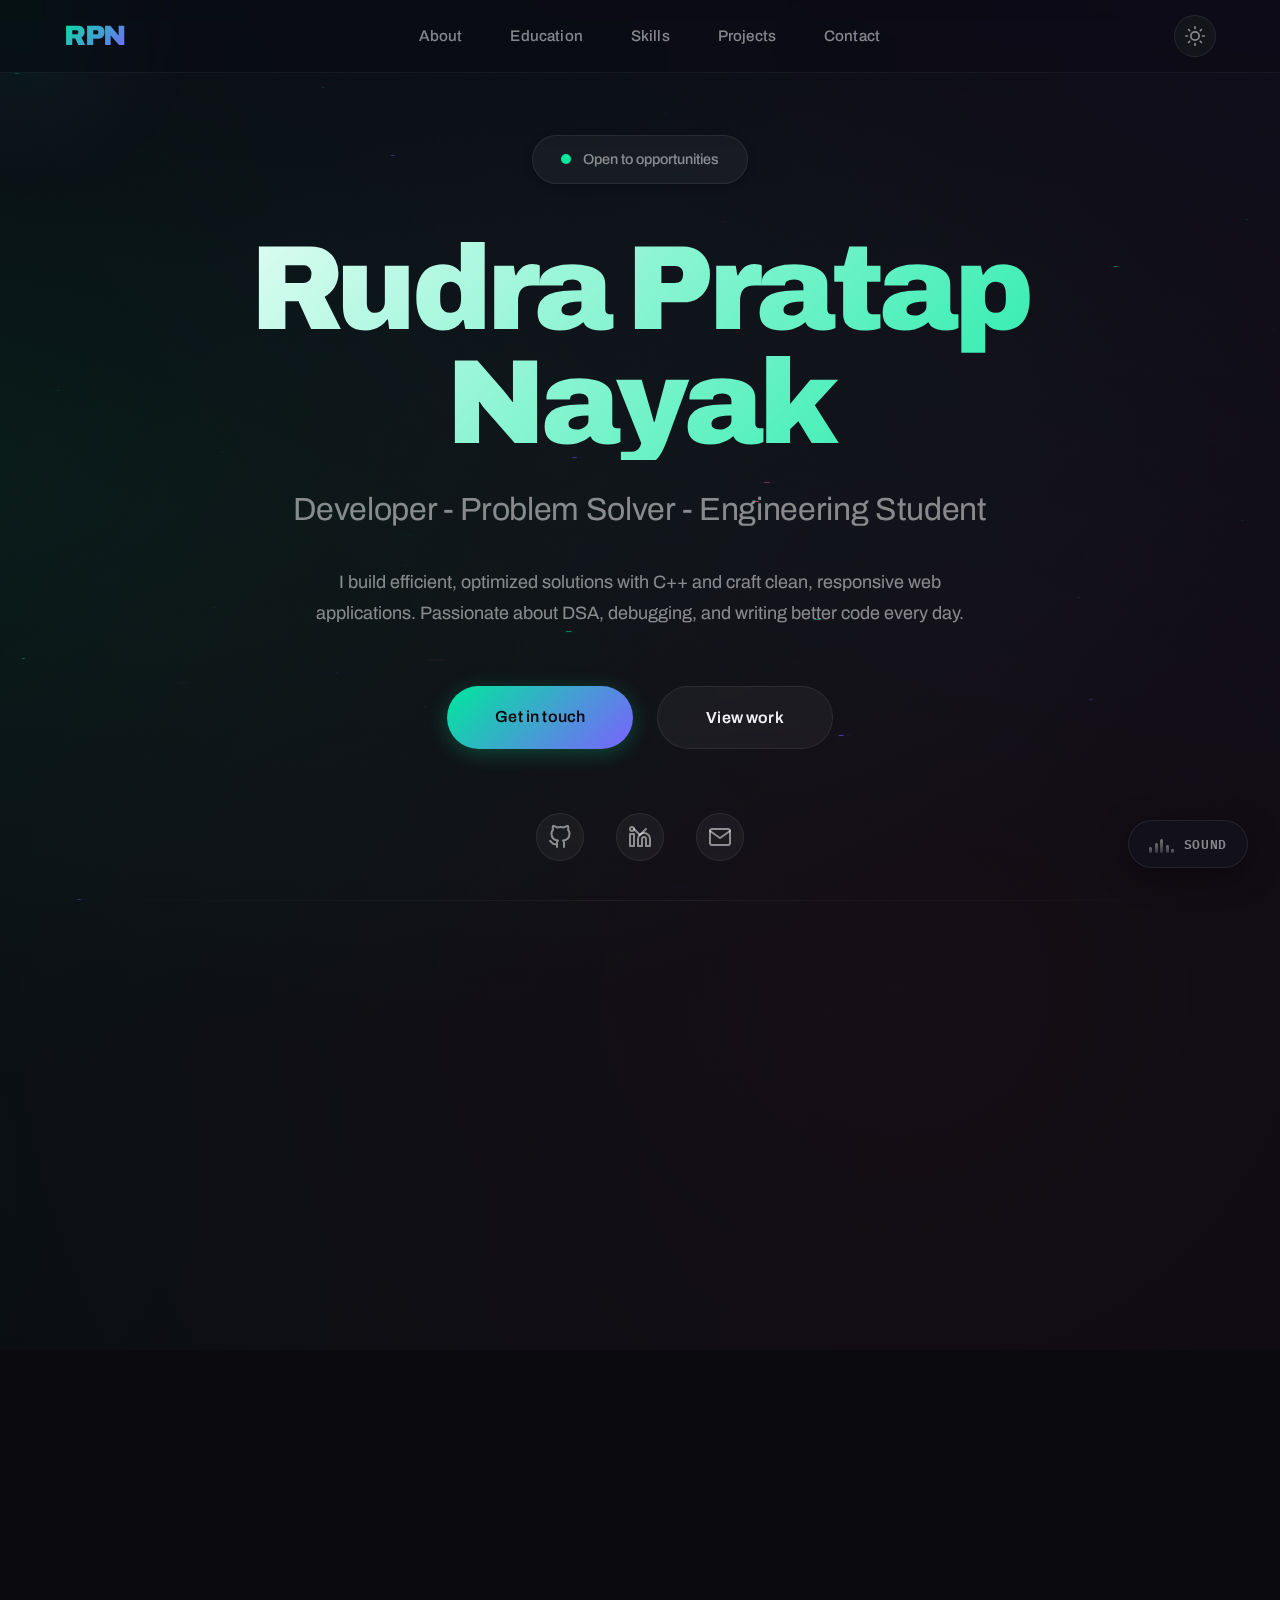
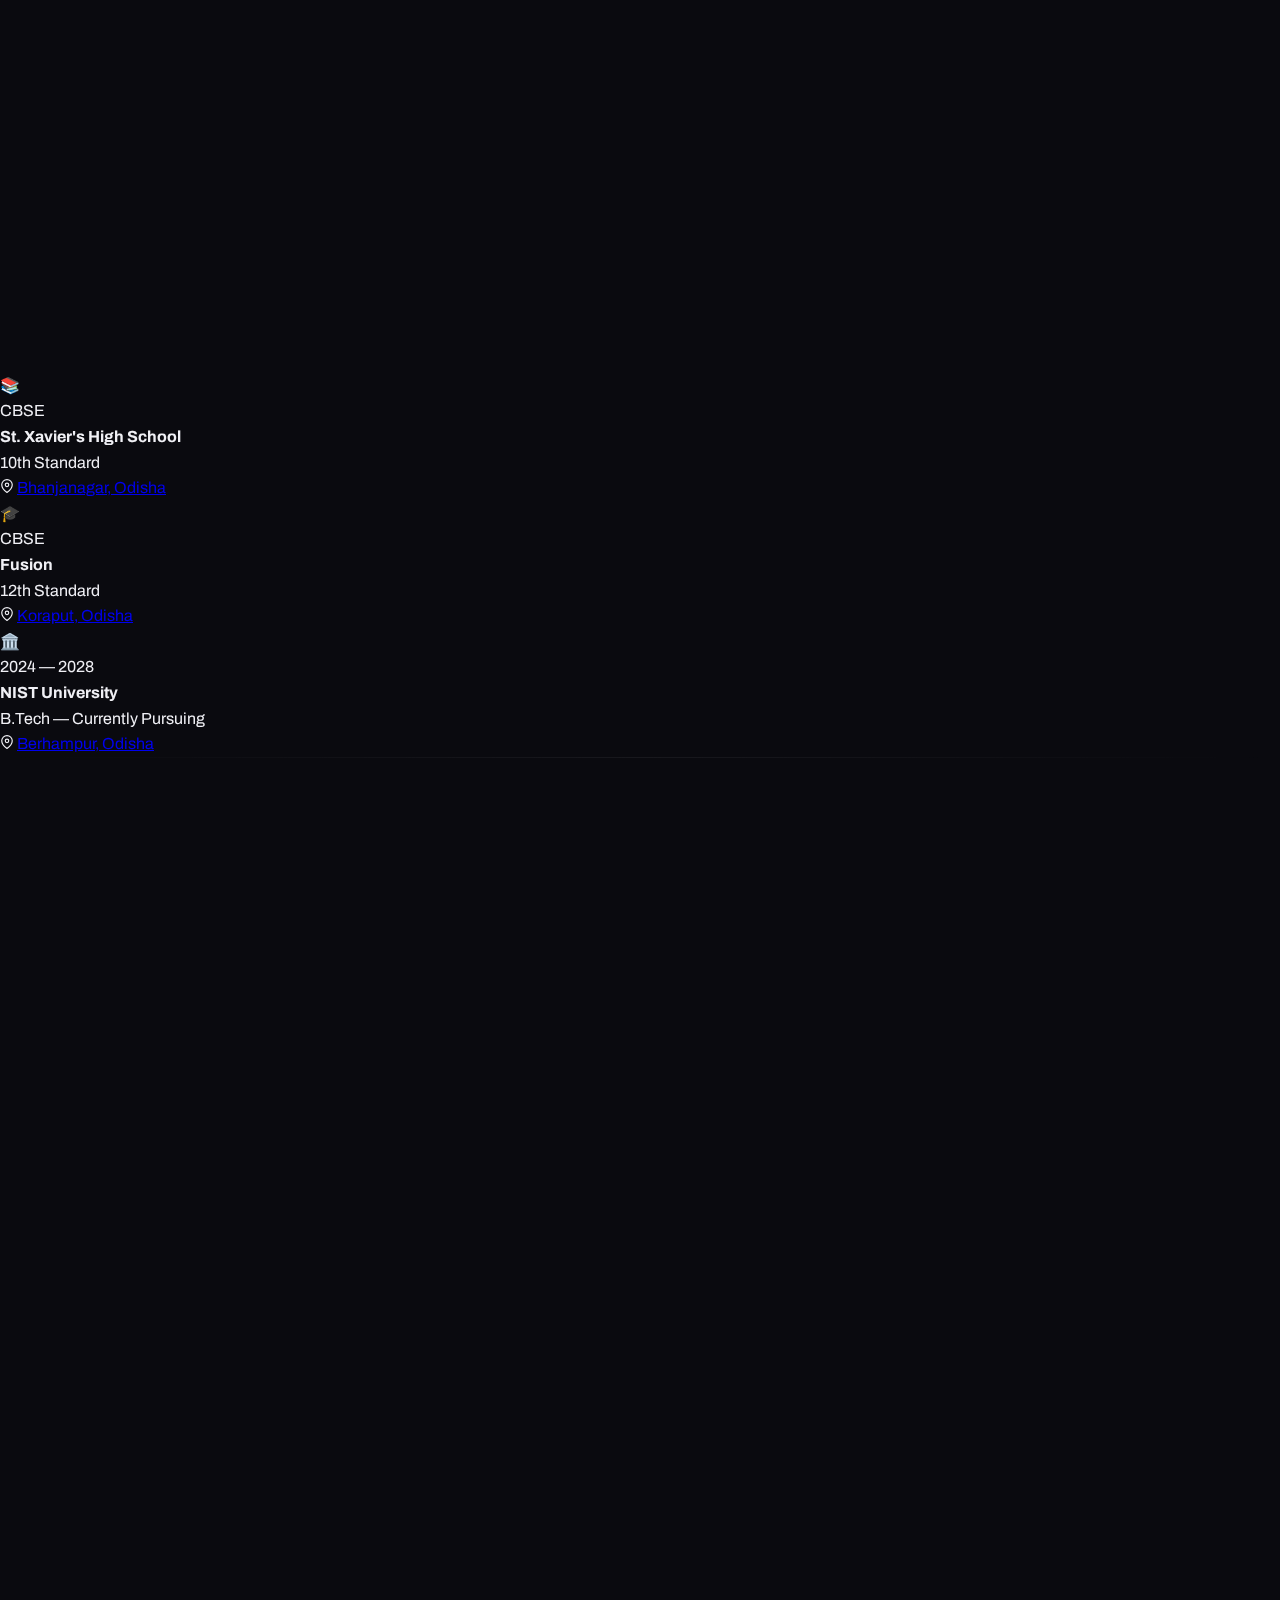
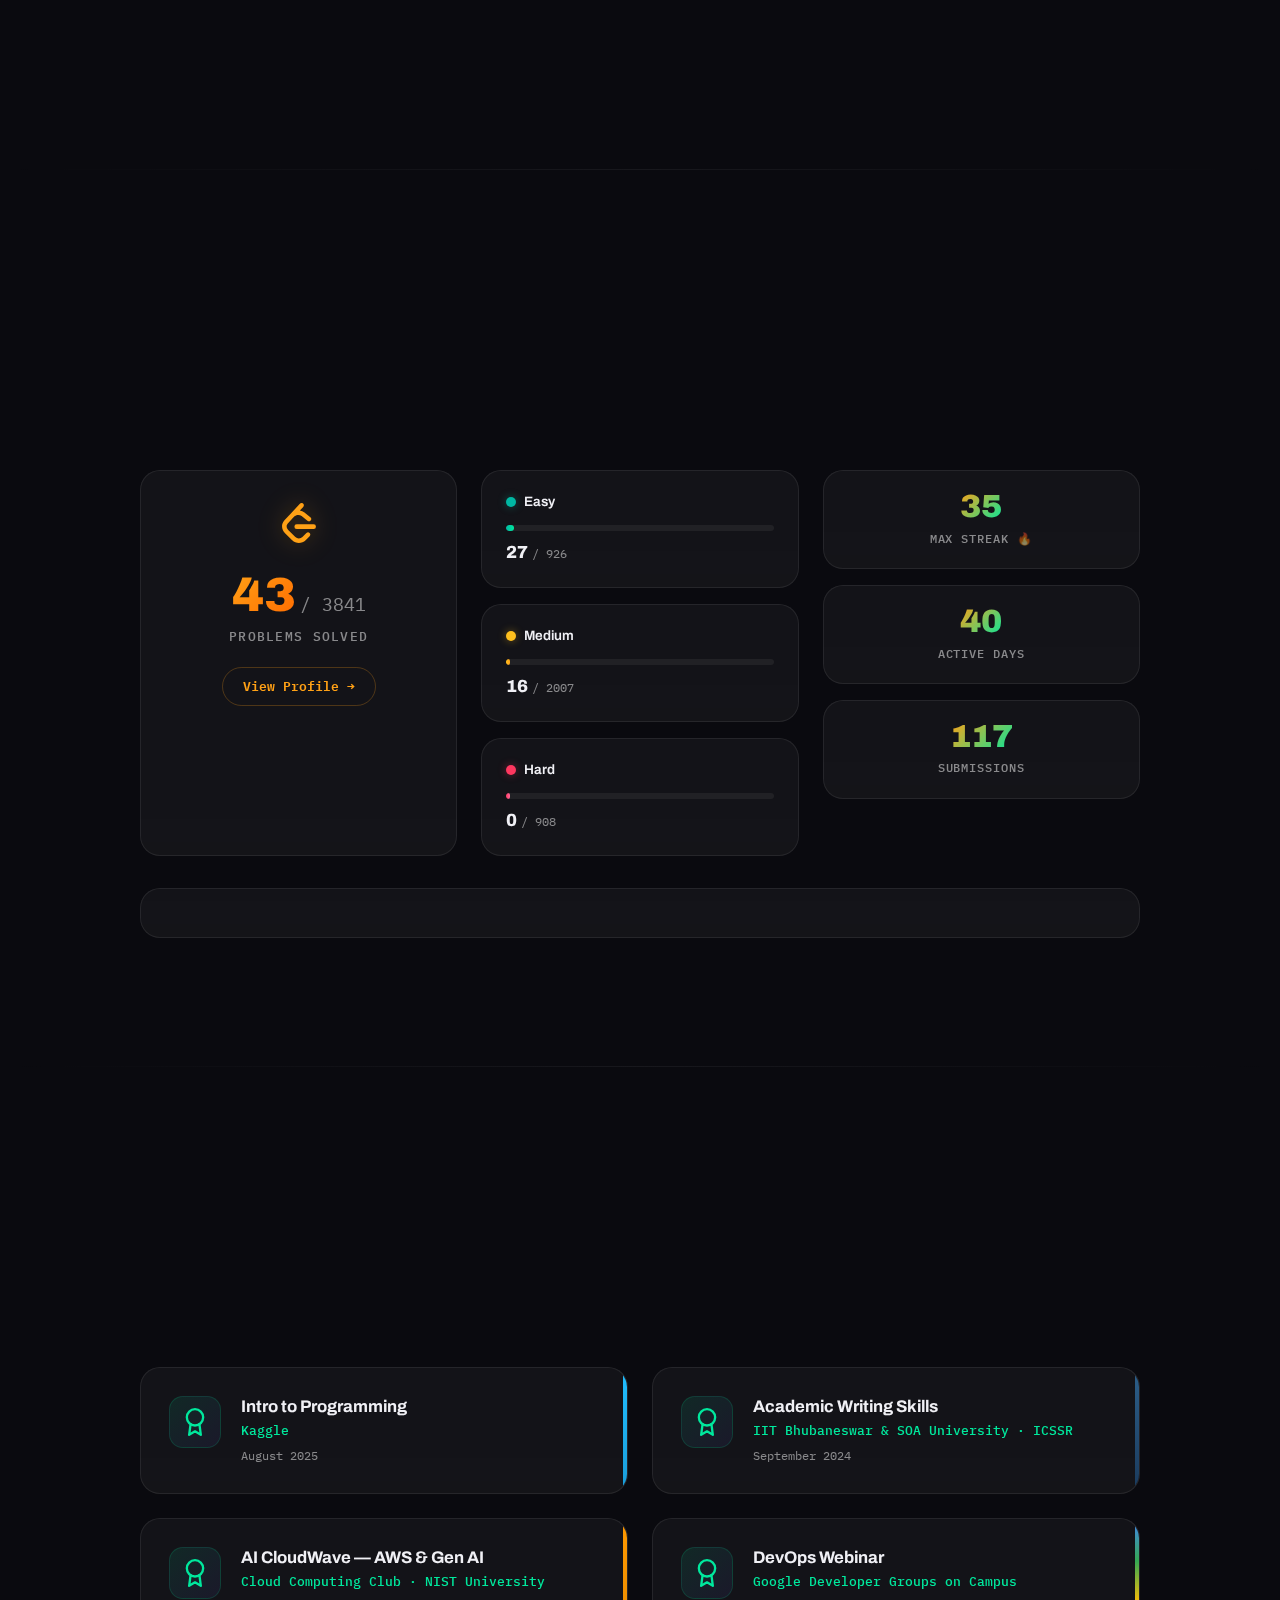
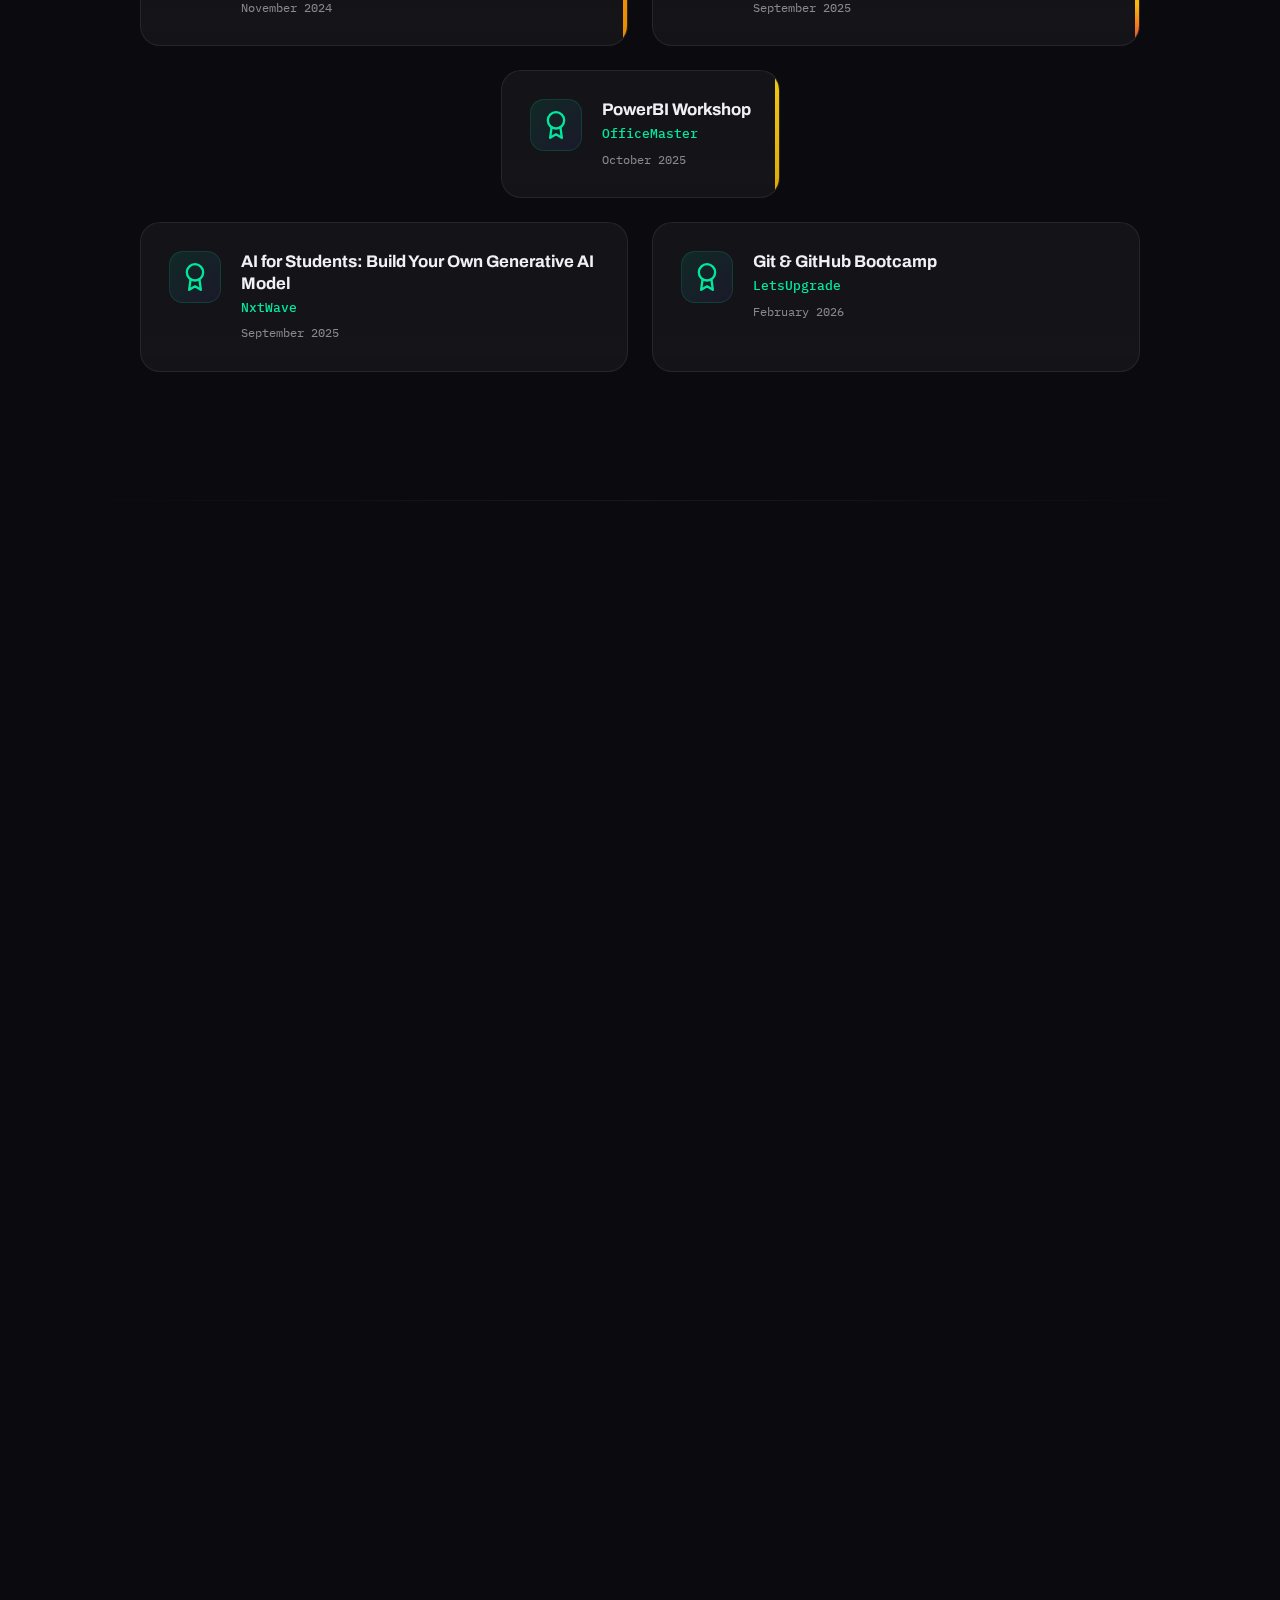
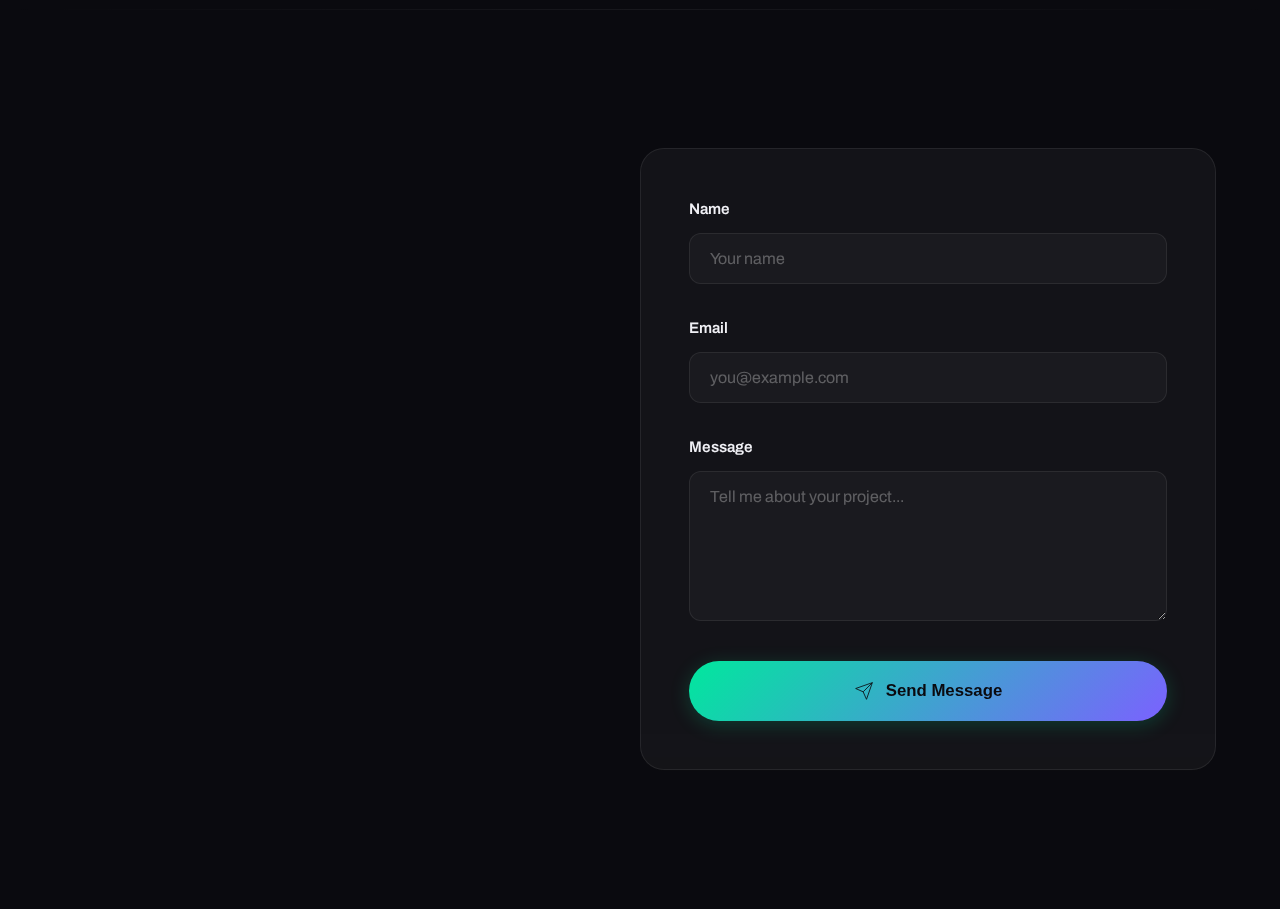
<file: index.html>
<!DOCTYPE html>
<html lang="en">

<head>
    <meta charset="UTF-8">
    <meta name="viewport" content="width=device-width, initial-scale=1.0">
    <title>Rudra Pratap Nayak - Portfolio</title>
    <link rel="preconnect" href="https://fonts.googleapis.com">
    <link rel="preconnect" href="https://fonts.gstatic.com" crossorigin>
    <link
        href="https://fonts.googleapis.com/css2?family=Archivo:wght@300;400;500;600;700;900&family=IBM+Plex+Mono:wght@400;500;600&display=swap"
        rel="stylesheet">
    <link rel="stylesheet" href="css/style.css">
</head>

<body>

    <!-- Floating Particles Canvas -->
    <canvas id="particleCanvas"></canvas>

    <!-- Cursor Glow Effect -->
    <div class="cursor-glow" id="cursorGlow"></div>

    <!-- Navigation -->
    <nav>
        <div class="logo">RPN</div>
        <ul class="nav-links">
            <li><a href="#about">About</a></li>
            <li><a href="#education">Education</a></li>
            <li><a href="#skills">Skills</a></li>
            <li><a href="#projects">Projects</a></li>
            <li><a href="#contact">Contact</a></li>
        </ul>
        <button class="theme-toggle" id="themeToggle" aria-label="Toggle light/dark mode">
            <svg class="theme-icon sun-icon" viewBox="0 0 24 24" fill="none" stroke="currentColor" stroke-width="2"
                stroke-linecap="round" stroke-linejoin="round">
                <circle cx="12" cy="12" r="5"></circle>
                <line x1="12" y1="1" x2="12" y2="3"></line>
                <line x1="12" y1="21" x2="12" y2="23"></line>
                <line x1="4.22" y1="4.22" x2="5.64" y2="5.64"></line>
                <line x1="18.36" y1="18.36" x2="19.78" y2="19.78"></line>
                <line x1="1" y1="12" x2="3" y2="12"></line>
                <line x1="21" y1="12" x2="23" y2="12"></line>
                <line x1="4.22" y1="19.78" x2="5.64" y2="18.36"></line>
                <line x1="18.36" y1="5.64" x2="19.78" y2="4.22"></line>
            </svg>
            <svg class="theme-icon moon-icon" viewBox="0 0 24 24" fill="none" stroke="currentColor" stroke-width="2"
                stroke-linecap="round" stroke-linejoin="round">
                <path d="M21 12.79A9 9 0 1 1 11.21 3 7 7 0 0 0 21 12.79z"></path>
            </svg>
        </button>
    </nav>

    <!-- Hero Section -->
    <section class="hero">
        <div class="status-badge">
            <span class="status-dot"></span>
            Open to opportunities
        </div>

        <h1>Rudra Pratap Nayak</h1>

        <p class="subtitle">Developer - Problem Solver - Engineering Student </p>

        <p class="description">
            I build efficient, optimized solutions with C++ and craft clean, responsive
            web applications. Passionate about DSA, debugging, and writing better
            code every day.
        </p>

        <div class="cta-buttons">
            <a href="#contact" class="btn btn-primary">Get in touch</a>
            <a href="#projects" class="btn btn-secondary">View work</a>
        </div>

        <div class="social-links">
            <a href="https://github.com/GWrudra" aria-label="GitHub">
                <svg class="icon" viewBox="0 0 24 24">
                    <path
                        d="M9 19c-5 1.5-5-2.5-7-3m14 6v-3.87a3.37 3.37 0 0 0-.94-2.61c3.14-.35 6.44-1.54 6.44-7A5.44 5.44 0 0 0 20 4.77 5.07 5.07 0 0 0 19.91 1S18.73.65 16 2.48a13.38 13.38 0 0 0-7 0C6.27.65 5.09 1 5.09 1A5.07 5.07 0 0 0 5 4.77a5.44 5.44 0 0 0-1.5 3.78c0 5.42 3.3 6.61 6.44 7A3.37 3.37 0 0 0 9 18.13V22">
                    </path>
                </svg>
            </a>
            <a href="https://www.linkedin.com/in/rudra-pratap-nayak-226276324/" aria-label="LinkedIn">
                <svg class="icon" viewBox="0 0 24 24">
                    <path d="M16 8a6 6 0 0 1 6 6v7h-4v-7a2 2 0 0 0-2-2 2 2 0 0 0-2 2v7h-4v-7a6 6 0 0 1 6-6z"></path>
                    <rect x="2" y="9" width="4" height="12"></rect>
                    <circle cx="4" cy="4" r="2"></circle>
                </svg>
            </a>
            <a href="mailto:rudrapnayak111@gmail.com" aria-label="Email">
                <svg class="icon" viewBox="0 0 24 24">
                    <path d="M4 4h16c1.1 0 2 .9 2 2v12c0 1.1-.9 2-2 2H4c-1.1 0-2-.9-2-2V6c0-1.1.9-2 2-2z"></path>
                    <polyline points="22,6 12,13 2,6"></polyline>
                </svg>
            </a>
        </div>

        <div class="scroll-indicator">
            <svg class="icon" viewBox="0 0 24 24">
                <polyline points="6 9 12 15 18 9"></polyline>
            </svg>
        </div>
    </section>

    <!-- About Section -->
    <section class="about" id="about">
        <div class="about-container">
            <div class="about-content">
                <h3>ABOUT</h3>
                <h2>A bit about me</h2>
                <p>
                    I am a second-year engineering student with a strong passion for programming and problem-solving. I
                    actively practice Data Structures and Algorithms, primarily using Java, with a focus on building
                    efficient and optimized solutions.
                </p>
                <p>
                    I am also exploring web development, concentrating on creating clean, responsive, and user-friendly
                    applications. I enjoy debugging and logical reasoning, as they challenge me to think critically and
                    improve the quality of my code.
                </p>
                <p>
                    I am committed to continuously enhancing my technical skills and aspire to develop impactful,
                    scalable software solutions that address real-world challenges.
                </p>
            </div>

            <div class="info-cards">
                <div class="info-card">
                    <div class="info-card-header">
                        <div class="info-icon">📍</div>
                        <h4>BASED IN</h4>
                    </div>
                    <p>Koraput, Odisha, India</p>
                </div>

                <div class="info-card">
                    <div class="info-card-header">
                        <div class="info-icon">💼</div>
                        <h4>FOCUS</h4>
                    </div>
                    <p>DSA & Web Development</p>
                </div>

                <div class="info-card">
                    <div class="info-card-header">
                        <div class="info-icon">🎓</div>
                        <h4>EDUCATION</h4>
                    </div>
                    <p>2nd Year Engineering Student</p>
                </div>
            </div>
        </div>
    </section>

    <!-- Education Section -->
    <section class="education" id="education">
        <div class="section-header">
            <h3>EDUCATION</h3>
            <h2>My Academic Journey</h2>
        </div>

        <div class="edu-grid">
            <div class="edu-card">
                <div class="edu-top-bar"></div>
                <div class="edu-emoji">📚</div>
                <span class="edu-badge">CBSE</span>
                <h4>St. Xavier's High School</h4>
                <p class="edu-degree">10th Standard</p>
                <p class="edu-location">
                    <svg width="14" height="14" viewBox="0 0 24 24" fill="none" stroke="currentColor" stroke-width="2">
                        <path d="M21 10c0 7-9 13-9 13s-9-6-9-13a9 9 0 0 1 18 0z"></path>
                        <circle cx="12" cy="10" r="3"></circle>
                    </svg>
                    <a href="https://maps.app.goo.gl/9xqyecH3pwqtJhJP8" target="_blank"
                        rel="noopener noreferrer">Bhanjanagar, Odisha</a>
                </p>
            </div>

            <div class="edu-card">
                <div class="edu-top-bar"></div>
                <div class="edu-emoji">🎓</div>
                <span class="edu-badge">CBSE</span>
                <h4>Fusion</h4>
                <p class="edu-degree">12th Standard</p>
                <p class="edu-location">
                    <svg width="14" height="14" viewBox="0 0 24 24" fill="none" stroke="currentColor" stroke-width="2">
                        <path d="M21 10c0 7-9 13-9 13s-9-6-9-13a9 9 0 0 1 18 0z"></path>
                        <circle cx="12" cy="10" r="3"></circle>
                    </svg>
                    <a href="https://maps.app.goo.gl/GDMwZ6iRf4kvKv6C9" target="_blank"
                        rel="noopener noreferrer">Koraput, Odisha</a>
                </p>
            </div>

            <div class="edu-card edu-current">
                <div class="edu-top-bar edu-top-bar-active"></div>
                <div class="edu-emoji">🏛️</div>
                <span class="edu-badge edu-badge-active">2024 — 2028</span>
                <h4>NIST University</h4>
                <p class="edu-degree">B.Tech — Currently Pursuing</p>
                <p class="edu-location">
                    <svg width="14" height="14" viewBox="0 0 24 24" fill="none" stroke="currentColor" stroke-width="2">
                        <path d="M21 10c0 7-9 13-9 13s-9-6-9-13a9 9 0 0 1 18 0z"></path>
                        <circle cx="12" cy="10" r="3"></circle>
                    </svg>
                    <a href="https://maps.app.goo.gl/bf8TYNUPANdTtBq6A" target="_blank"
                        rel="noopener noreferrer">Berhampur, Odisha</a>
                </p>
            </div>
        </div>
    </section>

    <!-- Skills Section -->
    <section class="skills" id="skills">
        <div class="section-header">
            <h3>SKILLS</h3>
            <h2>What I work with</h2>
        </div>


        <div class="skills-grid">
            <div class="skill-card">
                <div class="skill-card-icon">⚡</div>
                <h4>Languages</h4>
                <div class="skill-tags">
                    <span class="skill-tag">Java</span>
                    <span class="skill-tag">C</span>
                    <span class="skill-tag">Python</span>
                    <span class="skill-tag">C++</span>
                    <span class="skill-tag">SQL</span>
                </div>
            </div>

            <div class="skill-card">
                <div class="skill-card-icon">🌐</div>
                <h4>Web Development</h4>
                <div class="skill-tags">
                    <span class="skill-tag">HTML</span>
                    <span class="skill-tag">CSS</span>
                </div>
            </div>

            <div class="skill-card">
                <div class="skill-card-icon">🛠️</div>
                <h4>Tools & Platforms</h4>
                <div class="skill-tags">
                    <span class="skill-tag">Git</span>
                    <span class="skill-tag">GitHub</span>
                    <span class="skill-tag">VS Code</span>
                    <span class="skill-tag">Linux</span>
                    <span class="skill-tag">Antigravity</span>
                </div>
            </div>

            <div class="skill-card">
                <div class="skill-card-icon">📚</div>
                <h4>Currently Learning</h4>
                <div class="skill-tags">
                    <span class="skill-tag">DSA</span>
                    <span class="skill-tag">JavaScript</span>
                </div>
            </div>
        </div>
    </section>

    <!-- LeetCode Stats Section -->
    <section class="leetcode" id="leetcode">
        <div class="section-header">
            <h3>LEETCODE</h3>
            <h2>Problem solving streak</h2>
        </div>

        <div class="leetcode-container">
            <div class="leetcode-card leetcode-main">
                <div class="leetcode-logo">
                    <svg viewBox="0 0 24 24" width="40" height="40">
                        <path
                            d="M13.483 0a1.374 1.374 0 0 0-.961.438L7.116 6.226l-3.854 4.126a5.266 5.266 0 0 0-1.209 2.104 5.35 5.35 0 0 0-.125.513 5.527 5.527 0 0 0 .062 2.362 5.83 5.83 0 0 0 .349 1.017 5.938 5.938 0 0 0 1.271 1.818l4.277 4.193.039.038c2.248 2.165 5.852 2.133 8.063-.074l2.396-2.392c.54-.54.54-1.414.003-1.955a1.378 1.378 0 0 0-1.951-.003l-2.396 2.392a3.021 3.021 0 0 1-4.205.038l-.02-.019-4.276-4.193c-.652-.64-.972-1.469-.948-2.263a2.68 2.68 0 0 1 .066-.523 2.545 2.545 0 0 1 .619-1.164L9.13 8.114c1.058-1.134 3.204-1.27 4.43-.278l3.501 2.831c.593.48 1.461.387 1.94-.207a1.384 1.384 0 0 0-.207-1.943l-3.5-2.831c-.8-.647-1.766-1.045-2.774-1.202l2.015-2.158A1.384 1.384 0 0 0 13.483 0zm-2.866 12.815a1.38 1.38 0 0 0-1.38 1.382 1.38 1.38 0 0 0 1.38 1.382H20.79a1.38 1.38 0 0 0 1.38-1.382 1.38 1.38 0 0 0-1.38-1.382z"
                            fill="currentColor" />
                    </svg>
                </div>
                <div class="leetcode-solved">
                    <span class="leetcode-solved-count">43</span>
                    <span class="leetcode-solved-total">/ 3841</span>
                </div>
                <span class="leetcode-solved-label">Problems Solved</span>
                <a href="https://leetcode.com/u/RudraPN/" target="_blank" rel="noopener noreferrer"
                    class="leetcode-profile-link">
                    View Profile →
                </a>
            </div>

            <div class="leetcode-difficulty-stack">
                <div class="leetcode-card leetcode-diff">
                    <div class="leetcode-diff-header">
                        <span class="leetcode-diff-dot easy"></span>
                        <span class="leetcode-diff-name">Easy</span>
                    </div>
                    <div class="leetcode-diff-bar">
                        <div class="leetcode-diff-fill easy" style="width: 2.9%"></div>
                    </div>
                    <div class="leetcode-diff-nums">
                        <span class="leetcode-diff-solved">27</span>
                        <span class="leetcode-diff-total">/ 926</span>
                    </div>
                </div>

                <div class="leetcode-card leetcode-diff">
                    <div class="leetcode-diff-header">
                        <span class="leetcode-diff-dot medium"></span>
                        <span class="leetcode-diff-name">Medium</span>
                    </div>
                    <div class="leetcode-diff-bar">
                        <div class="leetcode-diff-fill medium" style="width: 0.8%"></div>
                    </div>
                    <div class="leetcode-diff-nums">
                        <span class="leetcode-diff-solved">16</span>
                        <span class="leetcode-diff-total">/ 2007</span>
                    </div>
                </div>

                <div class="leetcode-card leetcode-diff">
                    <div class="leetcode-diff-header">
                        <span class="leetcode-diff-dot hard"></span>
                        <span class="leetcode-diff-name">Hard</span>
                    </div>
                    <div class="leetcode-diff-bar">
                        <div class="leetcode-diff-fill hard" style="width: 0%"></div>
                    </div>
                    <div class="leetcode-diff-nums">
                        <span class="leetcode-diff-solved">0</span>
                        <span class="leetcode-diff-total">/ 908</span>
                    </div>
                </div>
            </div>

            <div class="leetcode-streak-stack">
                <div class="leetcode-card leetcode-stat">
                    <span class="leetcode-stat-value">35</span>
                    <span class="leetcode-stat-label">Max Streak 🔥</span>
                </div>
                <div class="leetcode-card leetcode-stat">
                    <span class="leetcode-stat-value">40</span>
                    <span class="leetcode-stat-label">Active Days</span>
                </div>
                <div class="leetcode-card leetcode-stat">
                    <span class="leetcode-stat-value">117</span>
                    <span class="leetcode-stat-label">Submissions</span>
                </div>
            </div>
        </div>

        <!-- Activity Heatmap (live from LeetCode) -->
        <div class="leetcode-heatmap-card">
            <a href="https://leetcode.com/u/RudraPN/" target="_blank" rel="noopener noreferrer">
                <img src="https://leetcard.jacoblin.cool/RudraPN?theme=dark&font=IBM%20Plex%20Mono&ext=heatmap&border=0&radius=16"
                    alt="RudraPN's LeetCode Activity Heatmap" class="leetcode-heatmap-img" loading="lazy">
            </a>
        </div>
    </section>


    <!-- Licenses & Certifications Section -->
    <section class="certifications" id="certifications">
        <div class="section-header">
            <h3>CREDENTIALS</h3>
            <h2>Licenses & Certifications</h2>
        </div>

        <div class="certs-grid">
            <div class="cert-card">
                <div class="cert-icon">
                    <svg viewBox="0 0 24 24" width="28" height="28" fill="none" stroke="currentColor" stroke-width="2"
                        stroke-linecap="round" stroke-linejoin="round">
                        <circle cx="12" cy="8" r="7"></circle>
                        <polyline points="8.21 13.89 7 23 12 20 17 23 15.79 13.88"></polyline>
                    </svg>
                </div>
                <div class="cert-content">
                    <h4 class="cert-title">Intro to Programming</h4>
                    <span class="cert-issuer">Kaggle</span>
                    <span class="cert-date">August 2025</span>
                </div>
                <div class="cert-badge kaggle"></div>
            </div>

            <div class="cert-card">
                <div class="cert-icon">
                    <svg viewBox="0 0 24 24" width="28" height="28" fill="none" stroke="currentColor" stroke-width="2"
                        stroke-linecap="round" stroke-linejoin="round">
                        <circle cx="12" cy="8" r="7"></circle>
                        <polyline points="8.21 13.89 7 23 12 20 17 23 15.79 13.88"></polyline>
                    </svg>
                </div>
                <div class="cert-content">
                    <h4 class="cert-title">Academic Writing Skills</h4>
                    <span class="cert-issuer">IIT Bhubaneswar & SOA University · ICSSR</span>
                    <span class="cert-date">September 2024</span>
                </div>
                <div class="cert-badge iit"></div>
            </div>

            <div class="cert-card">
                <div class="cert-icon">
                    <svg viewBox="0 0 24 24" width="28" height="28" fill="none" stroke="currentColor" stroke-width="2"
                        stroke-linecap="round" stroke-linejoin="round">
                        <circle cx="12" cy="8" r="7"></circle>
                        <polyline points="8.21 13.89 7 23 12 20 17 23 15.79 13.88"></polyline>
                    </svg>
                </div>
                <div class="cert-content">
                    <h4 class="cert-title">AI CloudWave — AWS & Gen AI</h4>
                    <span class="cert-issuer">Cloud Computing Club · NIST University</span>
                    <span class="cert-date">November 2024</span>
                </div>
                <div class="cert-badge aws"></div>
            </div>

            <div class="cert-card">
                <div class="cert-icon">
                    <svg viewBox="0 0 24 24" width="28" height="28" fill="none" stroke="currentColor" stroke-width="2"
                        stroke-linecap="round" stroke-linejoin="round">
                        <circle cx="12" cy="8" r="7"></circle>
                        <polyline points="8.21 13.89 7 23 12 20 17 23 15.79 13.88"></polyline>
                    </svg>
                </div>
                <div class="cert-content">
                    <h4 class="cert-title">DevOps Webinar</h4>
                    <span class="cert-issuer">Google Developer Groups on Campus</span>
                    <span class="cert-date">September 2025</span>
                </div>
                <div class="cert-badge gdg"></div>
            </div>

            <div class="cert-card">
                <div class="cert-icon">
                    <svg viewBox="0 0 24 24" width="28" height="28" fill="none" stroke="currentColor" stroke-width="2"
                        stroke-linecap="round" stroke-linejoin="round">
                        <circle cx="12" cy="8" r="7"></circle>
                        <polyline points="8.21 13.89 7 23 12 20 17 23 15.79 13.88"></polyline>
                    </svg>
                </div>
                <div class="cert-content">
                    <h4 class="cert-title">PowerBI Workshop</h4>
                    <span class="cert-issuer">OfficeMaster</span>
                    <span class="cert-date">October 2025</span>
                </div>
                <div class="cert-badge powerbi"></div>
            </div>

            <div class="cert-card">
                <div class="cert-icon">
                    <svg viewBox="0 0 24 24" width="28" height="28" fill="none" stroke="currentColor" stroke-width="2"
                        stroke-linecap="round" stroke-linejoin="round">
                        <circle cx="12" cy="8" r="7"></circle>
                        <polyline points="8.21 13.89 7 23 12 20 17 23 15.79 13.88"></polyline>
                    </svg>
                </div>
                <div class="cert-content">
                    <h4 class="cert-title">AI for Students: Build Your Own Generative AI Model</h4>
                    <span class="cert-issuer">NxtWave</span>
                    <span class="cert-date">September 2025</span>
                </div>
                <div class="cert-badge nxtwave"></div>
            </div>

            <div class="cert-card">
                <div class="cert-icon">
                    <svg viewBox="0 0 24 24" width="28" height="28" fill="none" stroke="currentColor" stroke-width="2"
                        stroke-linecap="round" stroke-linejoin="round">
                        <circle cx="12" cy="8" r="7"></circle>
                        <polyline points="8.21 13.89 7 23 12 20 17 23 15.79 13.88"></polyline>
                    </svg>
                </div>
                <div class="cert-content">
                    <h4 class="cert-title">Git & GitHub Bootcamp</h4>
                    <span class="cert-issuer">LetsUpgrade</span>
                    <span class="cert-date">February 2026</span>
                </div>
                <div class="cert-badge letsupgrade"></div>
            </div>
        </div>
    </section>

    <!-- Projects Section -->
    <section class="projects" id="projects">
        <div class="section-header">
            <h3>PROJECTS</h3>
            <h2>Selected work</h2>
        </div>

        <div class="projects-grid">
            <div class="project-card">
                <div class="project-header">
                    <h3>Mail ID & Password Verifier</h3>
                    <div class="project-links">
                        <a href="https://github.com/GWrudra/Mail_id-Password-verifier/blob/main/Mail_id%26Password-verifier.py"
                            class="project-link" aria-label="GitHub" target="_blank" rel="noopener noreferrer">
                            <svg class="icon" viewBox="0 0 24 24">
                                <path
                                    d="M9 19c-5 1.5-5-2.5-7-3m14 6v-3.87a3.37 3.37 0 0 0-.94-2.61c3.14-.35 6.44-1.54 6.44-7A5.44 5.44 0 0 0 20 4.77 5.07 5.07 0 0 0 19.91 1S18.73.65 16 2.48a13.38 13.38 0 0 0-7 0C6.27.65 5.09 1 5.09 1A5.07 5.07 0 0 0 5 4.77a5.44 5.44 0 0 0-1.5 3.78c0 5.42 3.3 6.61 6.44 7A3.37 3.37 0 0 0 9 18.13V22">
                                </path>
                            </svg>
                        </a>
                    </div>
                </div>
                <p>A Python-based tool that validates email IDs and passwords against standard format rules, checking
                    for proper structure, length, and character requirements.</p>
                <div class="project-tags">
                    <span class="tag">Python</span>
                    <span class="tag">Regex</span>
                    <span class="tag">Validation</span>
                </div>
            </div>

            <div class="project-card">
                <div class="project-header">
                    <h3>Portfolio Website</h3>
                    <div class="project-links">
                        <a href="https://github.com/GWrudra/portfolio3" class="project-link" aria-label="GitHub"
                            target="_blank" rel="noopener noreferrer">
                            <svg class="icon" viewBox="0 0 24 24">
                                <path
                                    d="M9 19c-5 1.5-5-2.5-7-3m14 6v-3.87a3.37 3.37 0 0 0-.94-2.61c3.14-.35 6.44-1.54 6.44-7A5.44 5.44 0 0 0 20 4.77 5.07 5.07 0 0 0 19.91 1S18.73.65 16 2.48a13.38 13.38 0 0 0-7 0C6.27.65 5.09 1 5.09 1A5.07 5.07 0 0 0 5 4.77a5.44 5.44 0 0 0-1.5 3.78c0 5.42 3.3 6.61 6.44 7A3.37 3.37 0 0 0 9 18.13V22">
                                </path>
                            </svg>
                        </a>
                        <a href="#" class="project-link" aria-label="External Link">
                            <svg class="icon" viewBox="0 0 24 24">
                                <path d="M18 13v6a2 2 0 0 1-2 2H5a2 2 0 0 1-2-2V8a2 2 0 0 1 2-2h6"></path>
                                <polyline points="15 3 21 3 21 9"></polyline>
                                <line x1="10" y1="14" x2="21" y2="3"></line>
                            </svg>
                        </a>
                    </div>
                </div>
                <p>A minimal, Apple-inspired personal developer portfolio built with modern web technologies, featuring
                    smooth animations and responsive design.</p>
                <div class="project-tags">
                    <span class="tag">HTML</span>
                    <span class="tag">CSS</span>
                    <span class="tag">JavaScript</span>
                </div>
            </div>

            <div class="project-card">
                <div class="project-header">
                    <h3>All Tags</h3>
                    <div class="project-links">
                        <a href="https://github.com/GWrudra/All-Tags" class="project-link" aria-label="GitHub"
                            target="_blank" rel="noopener noreferrer">
                            <svg class="icon" viewBox="0 0 24 24">
                                <path
                                    d="M9 19c-5 1.5-5-2.5-7-3m14 6v-3.87a3.37 3.37 0 0 0-.94-2.61c3.14-.35 6.44-1.54 6.44-7A5.44 5.44 0 0 0 20 4.77 5.07 5.07 0 0 0 19.91 1S18.73.65 16 2.48a13.38 13.38 0 0 0-7 0C6.27.65 5.09 1 5.09 1A5.07 5.07 0 0 0 5 4.77a5.44 5.44 0 0 0-1.5 3.78c0 5.42 3.3 6.61 6.44 7A3.37 3.37 0 0 0 9 18.13V22">
                                </path>
                            </svg>
                        </a>
                        <a href="https://gwrudra.github.io/All-Tags/" class="project-link" aria-label="External Link"
                            target="_blank" rel="noopener noreferrer">
                            <svg class="icon" viewBox="0 0 24 24">
                                <path d="M18 13v6a2 2 0 0 1-2 2H5a2 2 0 0 1-2-2V8a2 2 0 0 1 2-2h6"></path>
                                <polyline points="15 3 21 3 21 9"></polyline>
                                <line x1="10" y1="14" x2="21" y2="3"></line>
                            </svg>
                        </a>
                    </div>
                </div>
                <p>A comprehensive reference showcasing all HTML tags with examples and usage, built as a clean
                    web-based documentation tool.</p>
                <div class="project-tags">
                    <span class="tag">HTML</span>
                    <span class="tag">CSS</span>
                    <span class="tag">JavaScript</span>
                </div>
            </div>
        </div>
    </section>

    <!-- Contact Section -->
    <section class="contact" id="contact">
        <div class="contact-container">
            <div class="contact-info">
                <h3>CONTACT</h3>
                <h2>Let's work together</h2>
                <p>
                    If you would like to discuss a project or just say hi, I'm
                    always happy to chat. Fill out the form or reach out directly
                    at <a href="mailto:rudrapnayak111@gmail.com">rudrapnayak111@gmail.com</a>
                </p>
                <a href="resume.html" class="download-resume">
                    <svg viewBox="0 0 24 24" fill="none" stroke="currentColor">
                        <path d="M21 15v4a2 2 0 0 1-2 2H5a2 2 0 0 1-2-2v-4"></path>
                        <polyline points="7 10 12 15 17 10"></polyline>
                        <line x1="12" y1="15" x2="12" y2="3"></line>
                    </svg>
                    Download Resume
                </a>
            </div>

            <form class="contact-form" id="contactForm" action="https://api.web3forms.com/submit" method="POST">
                <input type="hidden" name="access_key" value="c2a54766-c9a7-4c5d-9a43-50a7b8dd30ca">
                <input type="hidden" name="subject" value="New Portfolio Contact from {{name}}">
                <input type="hidden" name="from_name" value="Portfolio Contact Form">
                <div class="form-group">
                    <label for="name">Name</label>
                    <input type="text" id="name" name="name" placeholder="Your name" required>
                </div>

                <div class="form-group">
                    <label for="email">Email</label>
                    <input type="email" id="email" name="email" placeholder="you@example.com" required>
                </div>

                <div class="form-group">
                    <label for="message">Message</label>
                    <textarea id="message" name="message" placeholder="Tell me about your project..."
                        required></textarea>
                </div>

                <button type="submit" class="submit-btn">
                    <svg viewBox="0 0 24 24" fill="none" stroke="currentColor">
                        <line x1="22" y1="2" x2="11" y2="13"></line>
                        <polygon points="22 2 15 22 11 13 2 9 22 2"></polygon>
                    </svg>
                    Send Message
                </button>
            </form>
        </div>
    </section>

    <!-- Music Toggle Button -->
    <button class="music-toggle" id="musicToggle" aria-label="Toggle background music">
        <div class="music-icon">
            <span class="bar bar1"></span>
            <span class="bar bar2"></span>
            <span class="bar bar3"></span>
            <span class="bar bar4"></span>
            <span class="bar bar5"></span>
        </div>
        <span class="music-label">Sound</span>
    </button>

    <script src="js/theme-toggle.js"></script>
    <script src="js/script.js"></script>
    <script src="js/ambient-sound.js"></script>
    <script src="js/animations.js"></script>
    <script src="js/text-morph.js"></script>
    <script src="js/easter-egg.js"></script>
</body>

</html>
</file>
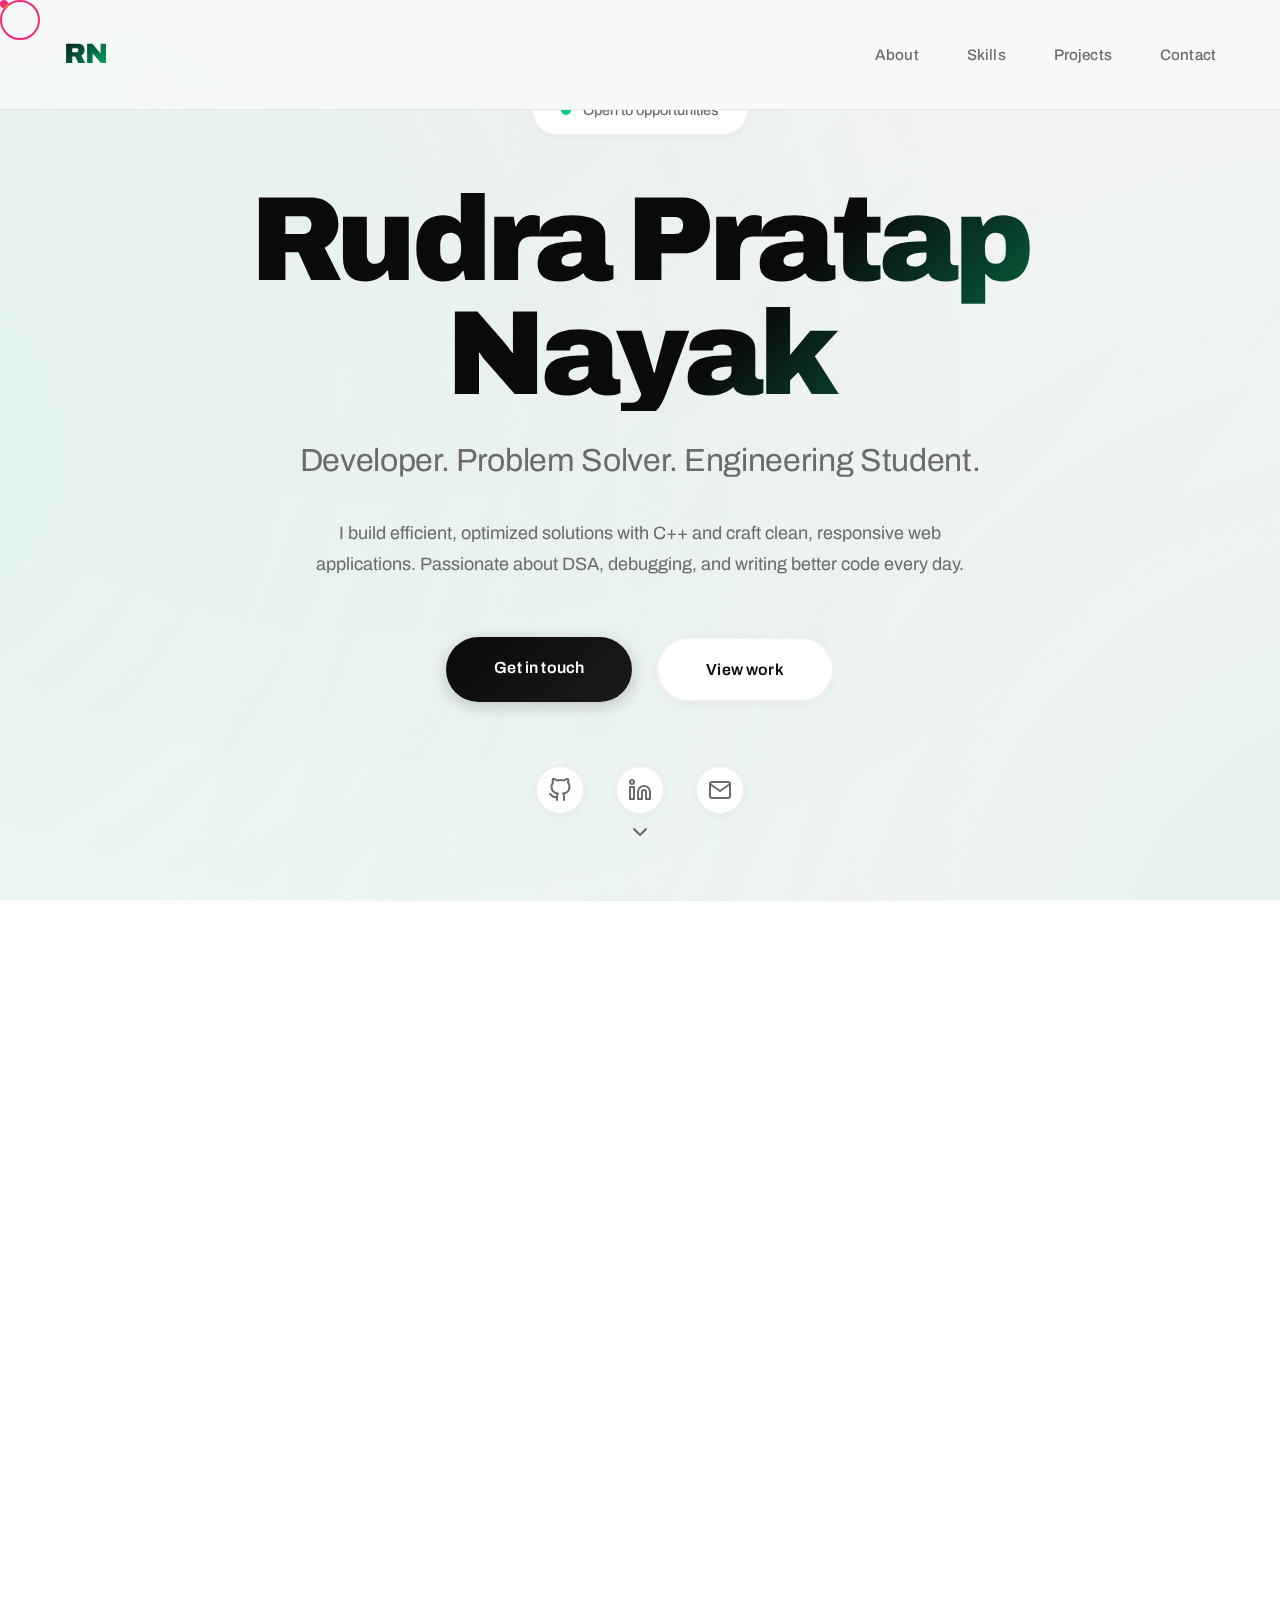
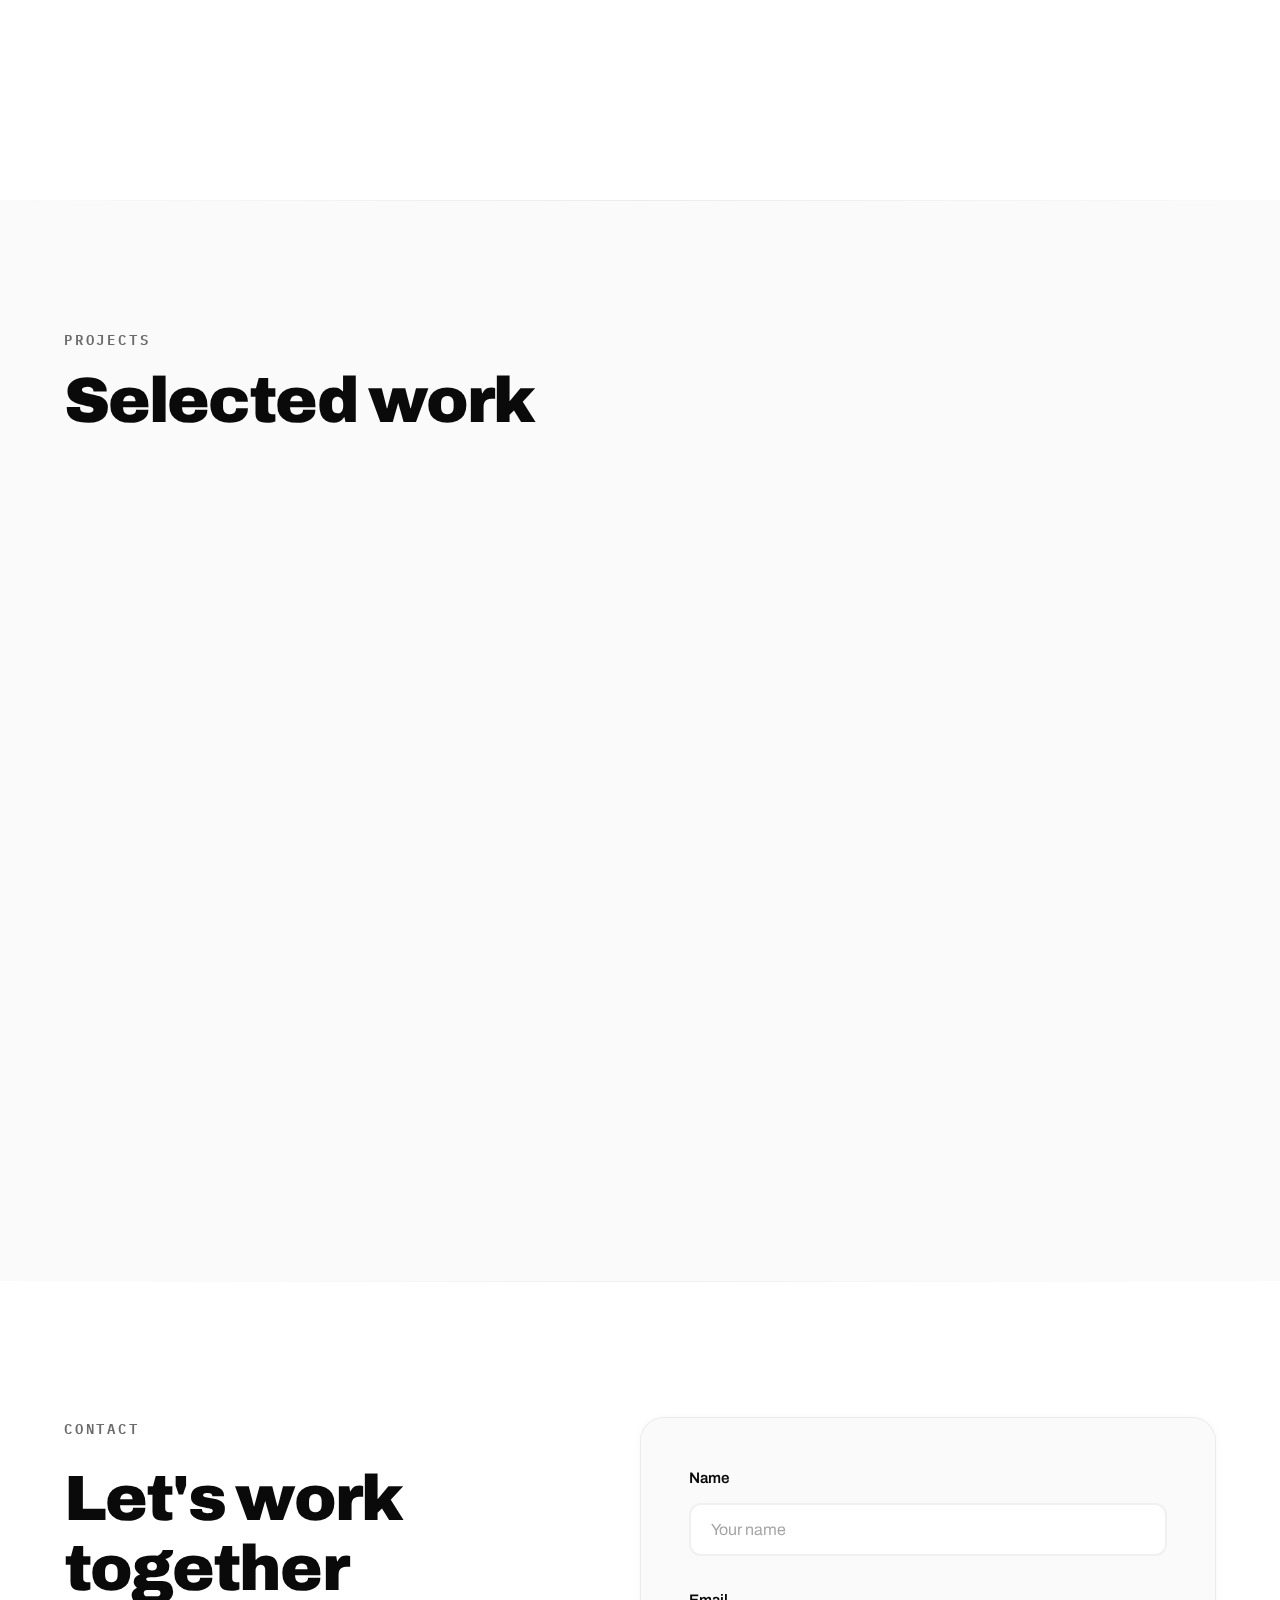
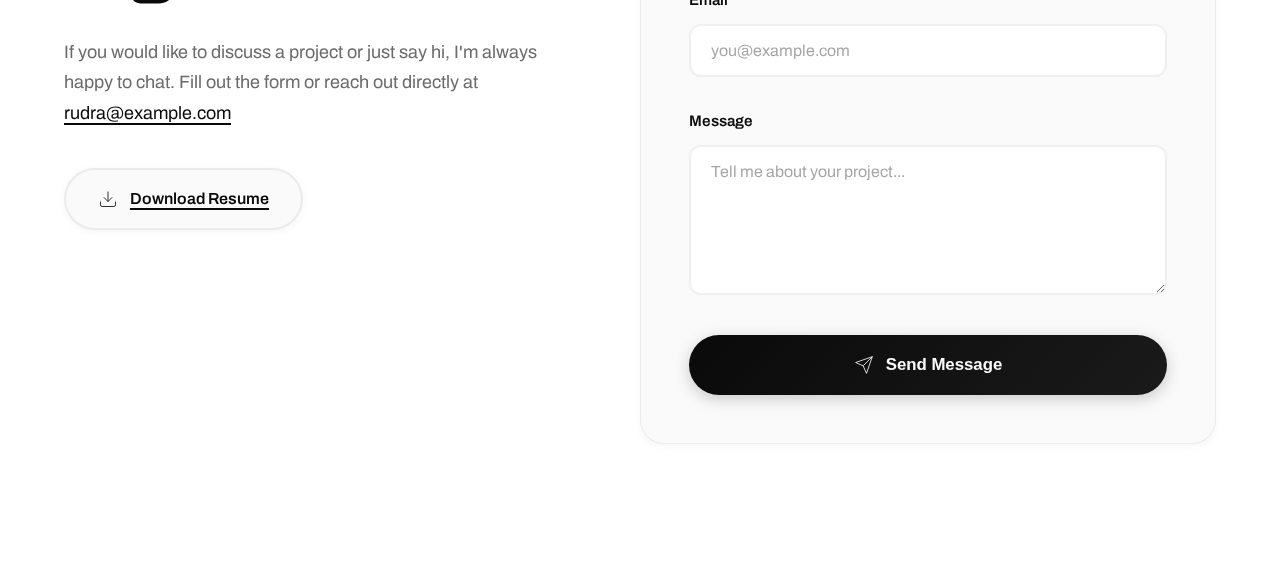
<file: portfolio-complete.html>
<!DOCTYPE html>
<html lang="en">
<head>
    <meta charset="UTF-8">
    <meta name="viewport" content="width=device-width, initial-scale=1.0">
    <title>Rudra Pratap Nayak - Portfolio</title>
    <link rel="preconnect" href="https://fonts.googleapis.com">
    <link rel="preconnect" href="https://fonts.gstatic.com" crossorigin>
    <link href="https://fonts.googleapis.com/css2?family=Archivo:wght@300;400;500;600;700;900&family=IBM+Plex+Mono:wght@400;500;600&display=swap" rel="stylesheet">
    <style>
* {
            margin: 0;
            padding: 0;
            box-sizing: border-box;
        }

        :root {
            --bg-primary: #fafafa;
            --bg-secondary: #ffffff;
            --text-primary: #0a0a0a;
            --text-secondary: #6b6b6b;
            --accent: #00d084;
            --accent-dark: #00b872;
            --border: rgba(0, 0, 0, 0.06);
            --shadow-sm: 0 2px 8px rgba(0, 0, 0, 0.04);
            --shadow-md: 0 8px 24px rgba(0, 0, 0, 0.08);
            --shadow-lg: 0 16px 48px rgba(0, 0, 0, 0.12);
        }

        body {
            font-family: 'Archivo', -apple-system, BlinkMacSystemFont, sans-serif;
            background: linear-gradient(135deg, #fafafa 0%, #f0f0f0 100%);
            color: var(--text-primary);
            line-height: 1.6;
            overflow-x: hidden;
            position: relative;
        }

        /* Animated gradient background */
        body::before {
            content: '';
            position: fixed;
            top: -50%;
            left: -50%;
            width: 200%;
            height: 200%;
            background: 
                radial-gradient(circle at 20% 50%, rgba(0, 208, 132, 0.08) 0%, transparent 50%),
                radial-gradient(circle at 80% 80%, rgba(0, 180, 114, 0.06) 0%, transparent 50%),
                radial-gradient(circle at 40% 20%, rgba(10, 10, 10, 0.03) 0%, transparent 50%);
            animation: drift 30s ease-in-out infinite;
            pointer-events: none;
            z-index: 0;
        }

        @keyframes drift {
            0%, 100% {
                transform: translate(0, 0) rotate(0deg);
            }
            33% {
                transform: translate(30px, -30px) rotate(1deg);
            }
            66% {
                transform: translate(-20px, 20px) rotate(-1deg);
            }
        }

        /* Grain texture overlay */
        body::after {
            content: '';
            position: fixed;
            top: 0;
            left: 0;
            width: 100%;
            height: 100%;
            background-image: url("data:image/svg+xml,%3Csvg viewBox='0 0 400 400' xmlns='http://www.w3.org/2000/svg'%3E%3Cfilter id='noiseFilter'%3E%3CfeTurbulence type='fractalNoise' baseFrequency='1.5' numOctaves='3' stitchTiles='stitch'/%3E%3C/filter%3E%3Crect width='100%25' height='100%25' filter='url(%23noiseFilter)' opacity='0.03'/%3E%3C/svg%3E");
            pointer-events: none;
            z-index: 1;
            opacity: 0.4;
        }

        /* Navigation */
        nav {
            position: fixed;
            top: 0;
            left: 0;
            right: 0;
            display: flex;
            justify-content: space-between;
            align-items: center;
            padding: 2rem 5%;
            background: rgba(250, 250, 250, 0.8);
            backdrop-filter: blur(20px) saturate(180%);
            -webkit-backdrop-filter: blur(20px) saturate(180%);
            z-index: 1000;
            border-bottom: 1px solid var(--border);
            animation: slideDown 0.8s cubic-bezier(0.16, 1, 0.3, 1);
        }

        @keyframes slideDown {
            from {
                transform: translateY(-100%);
                opacity: 0;
            }
            to {
                transform: translateY(0);
                opacity: 1;
            }
        }

        .logo {
            font-size: 1.75rem;
            font-weight: 900;
            letter-spacing: -0.05em;
            background: linear-gradient(135deg, var(--text-primary) 0%, var(--accent-dark) 100%);
            -webkit-background-clip: text;
            -webkit-text-fill-color: transparent;
            background-clip: text;
            position: relative;
            z-index: 2;
        }

        .nav-links {
            display: flex;
            gap: 3rem;
            list-style: none;
            position: relative;
            z-index: 2;
        }

        .nav-links a {
            text-decoration: none;
            color: var(--text-secondary);
            font-size: 0.95rem;
            font-weight: 500;
            letter-spacing: 0.01em;
            transition: all 0.4s cubic-bezier(0.4, 0, 0.2, 1);
            position: relative;
            padding: 0.5rem 0;
        }

        .nav-links a::before {
            content: '';
            position: absolute;
            bottom: 0;
            left: 50%;
            width: 0;
            height: 2px;
            background: linear-gradient(90deg, transparent, var(--accent), transparent);
            transition: all 0.4s cubic-bezier(0.4, 0, 0.2, 1);
            transform: translateX(-50%);
        }

        .nav-links a:hover {
            color: var(--text-primary);
        }

        .nav-links a:hover::before {
            width: 100%;
        }

        /* Hero Section */
        .hero {
            min-height: 100vh;
            display: flex;
            flex-direction: column;
            justify-content: center;
            align-items: center;
            text-align: center;
            padding: 0 5%;
            position: relative;
            z-index: 2;
        }

        .status-badge {
            display: inline-flex;
            align-items: center;
            gap: 0.75rem;
            padding: 0.75rem 1.75rem;
            background: var(--bg-secondary);
            border: 1px solid var(--border);
            border-radius: 100px;
            font-size: 0.9rem;
            font-weight: 500;
            color: var(--text-secondary);
            margin-bottom: 3rem;
            box-shadow: var(--shadow-sm);
            animation: fadeInScale 0.8s cubic-bezier(0.16, 1, 0.3, 1) 0.2s both;
            backdrop-filter: blur(10px);
        }

        .status-dot {
            width: 10px;
            height: 10px;
            background: var(--accent);
            border-radius: 50%;
            box-shadow: 0 0 0 0 rgba(0, 208, 132, 0.7);
            animation: pulse-ring 2s cubic-bezier(0.455, 0.03, 0.515, 0.955) infinite;
            position: relative;
        }

        .status-dot::after {
            content: '';
            position: absolute;
            top: 50%;
            left: 50%;
            transform: translate(-50%, -50%);
            width: 6px;
            height: 6px;
            background: var(--accent);
            border-radius: 50%;
            animation: pulse-core 2s ease-in-out infinite;
        }

        @keyframes pulse-ring {
            0% {
                box-shadow: 0 0 0 0 rgba(0, 208, 132, 0.7);
            }
            70% {
                box-shadow: 0 0 0 12px rgba(0, 208, 132, 0);
            }
            100% {
                box-shadow: 0 0 0 0 rgba(0, 208, 132, 0);
            }
        }

        @keyframes pulse-core {
            0%, 100% {
                opacity: 1;
                transform: translate(-50%, -50%) scale(1);
            }
            50% {
                opacity: 0.8;
                transform: translate(-50%, -50%) scale(1.3);
            }
        }

        h1 {
            font-size: clamp(3.5rem, 10vw, 7.5rem);
            font-weight: 900;
            margin-bottom: 1.5rem;
            letter-spacing: -0.04em;
            line-height: 0.95;
            animation: fadeInScale 0.8s cubic-bezier(0.16, 1, 0.3, 1) 0.4s both;
            background: linear-gradient(135deg, var(--text-primary) 0%, var(--text-primary) 60%, var(--accent-dark) 100%);
            -webkit-background-clip: text;
            -webkit-text-fill-color: transparent;
            background-clip: text;
        }

        .subtitle {
            font-size: clamp(1.25rem, 3vw, 2rem);
            color: var(--text-secondary);
            margin-bottom: 2rem;
            font-weight: 400;
            letter-spacing: -0.01em;
            animation: fadeInScale 0.8s cubic-bezier(0.16, 1, 0.3, 1) 0.6s both;
        }

        .description {
            max-width: 680px;
            font-size: 1.125rem;
            color: var(--text-secondary);
            line-height: 1.75;
            margin-bottom: 3.5rem;
            font-weight: 400;
            animation: fadeInScale 0.8s cubic-bezier(0.16, 1, 0.3, 1) 0.8s both;
        }

        .cta-buttons {
            display: flex;
            gap: 1.5rem;
            flex-wrap: wrap;
            justify-content: center;
            animation: fadeInScale 0.8s cubic-bezier(0.16, 1, 0.3, 1) 1s both;
        }

        .btn {
            padding: 1.125rem 3rem;
            font-size: 1rem;
            font-weight: 600;
            border-radius: 100px;
            text-decoration: none;
            transition: all 0.4s cubic-bezier(0.4, 0, 0.2, 1);
            border: none;
            cursor: pointer;
            letter-spacing: 0.01em;
            position: relative;
            overflow: hidden;
        }

        .btn::before {
            content: '';
            position: absolute;
            top: 50%;
            left: 50%;
            width: 0;
            height: 0;
            border-radius: 50%;
            background: rgba(255, 255, 255, 0.1);
            transform: translate(-50%, -50%);
            transition: width 0.6s, height 0.6s;
        }

        .btn:hover::before {
            width: 300px;
            height: 300px;
        }

        .btn-primary {
            background: linear-gradient(135deg, var(--text-primary) 0%, #1a1a1a 100%);
            color: var(--bg-primary);
            box-shadow: 0 4px 16px rgba(10, 10, 10, 0.2);
        }

        .btn-primary:hover {
            transform: translateY(-3px);
            box-shadow: 0 12px 32px rgba(10, 10, 10, 0.3);
        }

        .btn-primary:active {
            transform: translateY(-1px);
        }

        .btn-secondary {
            background: var(--bg-secondary);
            color: var(--text-primary);
            border: 2px solid var(--border);
            box-shadow: var(--shadow-sm);
        }

        .btn-secondary:hover {
            border-color: var(--text-primary);
            transform: translateY(-3px);
            box-shadow: var(--shadow-md);
        }

        .social-links {
            display: flex;
            gap: 2rem;
            margin-top: 4rem;
            animation: fadeInScale 0.8s cubic-bezier(0.16, 1, 0.3, 1) 1.2s both;
        }

        .social-links a {
            color: var(--text-secondary);
            transition: all 0.4s cubic-bezier(0.4, 0, 0.2, 1);
            display: flex;
            align-items: center;
            justify-content: center;
            width: 48px;
            height: 48px;
            border-radius: 50%;
            background: var(--bg-secondary);
            border: 1px solid var(--border);
            box-shadow: var(--shadow-sm);
        }

        .social-links a:hover {
            color: var(--text-primary);
            transform: translateY(-5px) rotate(5deg);
            box-shadow: var(--shadow-md);
            border-color: var(--accent);
        }

        .scroll-indicator {
            position: absolute;
            bottom: 3rem;
            left: 50%;
            transform: translateX(-50%);
            color: var(--text-secondary);
            cursor: pointer;
            animation: float 3s ease-in-out infinite;
            transition: all 0.3s ease;
        }

        .scroll-indicator:hover {
            color: var(--text-primary);
            transform: translateX(-50%) scale(1.1);
        }

        @keyframes float {
            0%, 100% {
                transform: translateX(-50%) translateY(0);
            }
            50% {
                transform: translateX(-50%) translateY(12px);
            }
        }

        /* About Section */
        .about {
            min-height: 100vh;
            display: flex;
            align-items: center;
            padding: 8rem 5%;
            background: var(--bg-secondary);
            position: relative;
            z-index: 2;
        }

        .about::before {
            content: '';
            position: absolute;
            top: 0;
            left: 0;
            right: 0;
            height: 1px;
            background: linear-gradient(90deg, transparent, var(--border), transparent);
        }

        .about-container {
            max-width: 1400px;
            margin: 0 auto;
            display: grid;
            grid-template-columns: 1.2fr 0.8fr;
            gap: 8rem;
            align-items: start;
        }

        .about-content {
            opacity: 0;
            transform: translateY(40px);
            transition: all 0.8s cubic-bezier(0.16, 1, 0.3, 1);
        }

        .about-content.visible {
            opacity: 1;
            transform: translateY(0);
        }

        .about-content h3 {
            font-size: 0.875rem;
            text-transform: uppercase;
            letter-spacing: 0.2em;
            color: var(--text-secondary);
            margin-bottom: 1.5rem;
            font-weight: 600;
            font-family: 'IBM Plex Mono', monospace;
        }

        .about-content h2 {
            font-size: clamp(2.5rem, 5vw, 4rem);
            font-weight: 900;
            margin-bottom: 2.5rem;
            letter-spacing: -0.03em;
            line-height: 1.1;
            background: linear-gradient(135deg, var(--text-primary) 0%, var(--text-primary) 70%, var(--accent-dark) 100%);
            -webkit-background-clip: text;
            -webkit-text-fill-color: transparent;
            background-clip: text;
        }

        .about-content p {
            font-size: 1.125rem;
            color: var(--text-secondary);
            margin-bottom: 1.75rem;
            line-height: 1.8;
            font-weight: 400;
        }

        .about-content p:last-of-type {
            margin-bottom: 0;
        }

        .info-cards {
            display: flex;
            flex-direction: column;
            gap: 1.5rem;
        }

        .info-card {
            background: linear-gradient(135deg, var(--bg-primary) 0%, #f5f5f5 100%);
            padding: 2.5rem;
            border-radius: 24px;
            border: 1px solid var(--border);
            transition: all 0.5s cubic-bezier(0.4, 0, 0.2, 1);
            opacity: 0;
            transform: translateX(40px);
            box-shadow: var(--shadow-sm);
        }

        .info-card.visible {
            opacity: 1;
            transform: translateX(0);
        }

        .info-card:nth-child(1).visible {
            transition-delay: 0.1s;
        }

        .info-card:nth-child(2).visible {
            transition-delay: 0.2s;
        }

        .info-card:nth-child(3).visible {
            transition-delay: 0.3s;
        }

        .info-card:hover {
            transform: translateX(-8px) translateY(-8px);
            box-shadow: var(--shadow-lg);
            border-color: var(--accent);
        }

        .info-card-header {
            display: flex;
            align-items: center;
            gap: 1.25rem;
            margin-bottom: 1rem;
        }

        .info-icon {
            width: 52px;
            height: 52px;
            display: flex;
            align-items: center;
            justify-content: center;
            background: var(--bg-secondary);
            border-radius: 14px;
            font-size: 1.5rem;
            border: 1px solid var(--border);
            transition: all 0.4s cubic-bezier(0.4, 0, 0.2, 1);
        }

        .info-card:hover .info-icon {
            transform: rotate(-10deg) scale(1.1);
        }

        .info-card h4 {
            font-size: 0.8rem;
            text-transform: uppercase;
            letter-spacing: 0.15em;
            color: var(--text-secondary);
            font-weight: 700;
            font-family: 'IBM Plex Mono', monospace;
        }

        .info-card p {
            font-size: 1.25rem;
            color: var(--text-primary);
            font-weight: 700;
            margin: 0;
            letter-spacing: -0.01em;
        }

        /* Animations */
        @keyframes fadeInScale {
            from {
                opacity: 0;
                transform: translateY(30px) scale(0.95);
            }
            to {
                opacity: 1;
                transform: translateY(0) scale(1);
            }
        }

        /* SVG Icons */
        .icon {
            width: 24px;
            height: 24px;
            stroke: currentColor;
            fill: none;
            stroke-width: 2;
            stroke-linecap: round;
            stroke-linejoin: round;
        }

        /* Projects Section */
        .projects {
            min-height: 100vh;
            padding: 8rem 5%;
            background: var(--bg-primary);
            position: relative;
            z-index: 2;
        }

        .projects::before {
            content: '';
            position: absolute;
            top: 0;
            left: 0;
            right: 0;
            height: 1px;
            background: linear-gradient(90deg, transparent, var(--border), transparent);
        }

        .section-header {
            max-width: 1400px;
            margin: 0 auto 4rem;
        }

        .section-header h3 {
            font-size: 0.875rem;
            text-transform: uppercase;
            letter-spacing: 0.2em;
            color: var(--text-secondary);
            margin-bottom: 1rem;
            font-weight: 600;
            font-family: 'IBM Plex Mono', monospace;
        }

        .section-header h2 {
            font-size: clamp(2.5rem, 5vw, 4rem);
            font-weight: 900;
            letter-spacing: -0.03em;
            line-height: 1.1;
            background: linear-gradient(135deg, var(--text-primary) 0%, var(--text-primary) 70%, var(--accent-dark) 100%);
            -webkit-background-clip: text;
            -webkit-text-fill-color: transparent;
            background-clip: text;
        }

        .projects-grid {
            max-width: 1400px;
            margin: 0 auto;
            display: grid;
            grid-template-columns: repeat(auto-fit, minmax(500px, 1fr));
            gap: 2rem;
        }

        .project-card {
            background: var(--bg-secondary);
            border: 1px solid var(--border);
            border-radius: 24px;
            padding: 3rem;
            transition: all 0.5s cubic-bezier(0.4, 0, 0.2, 1);
            box-shadow: var(--shadow-sm);
            opacity: 0;
            transform: translateY(40px);
        }

        .project-card.visible {
            opacity: 1;
            transform: translateY(0);
        }

        .project-card:hover {
            transform: translateY(-8px);
            box-shadow: var(--shadow-lg);
            border-color: var(--accent);
        }

        .project-header {
            display: flex;
            justify-content: space-between;
            align-items: flex-start;
            margin-bottom: 1.5rem;
        }

        .project-card h3 {
            font-size: 1.75rem;
            font-weight: 700;
            letter-spacing: -0.02em;
            color: var(--text-primary);
        }

        .project-links {
            display: flex;
            gap: 0.75rem;
        }

        .project-link {
            width: 36px;
            height: 36px;
            display: flex;
            align-items: center;
            justify-content: center;
            border-radius: 10px;
            background: var(--bg-primary);
            color: var(--text-secondary);
            transition: all 0.3s ease;
            border: 1px solid var(--border);
        }

        .project-link:hover {
            color: var(--text-primary);
            background: var(--bg-secondary);
            transform: translateY(-2px);
            box-shadow: var(--shadow-sm);
        }

        .project-card p {
            color: var(--text-secondary);
            line-height: 1.7;
            margin-bottom: 2rem;
            font-size: 1.05rem;
        }

        .project-tags {
            display: flex;
            flex-wrap: wrap;
            gap: 0.75rem;
        }

        .tag {
            padding: 0.5rem 1rem;
            background: var(--bg-primary);
            border: 1px solid var(--border);
            border-radius: 100px;
            font-size: 0.85rem;
            color: var(--text-secondary);
            font-weight: 500;
            transition: all 0.3s ease;
        }

        .tag:hover {
            background: var(--bg-secondary);
            border-color: var(--accent);
            color: var(--text-primary);
        }

        /* Contact Section */
        .contact {
            min-height: 100vh;
            display: flex;
            align-items: center;
            padding: 8rem 5%;
            background: var(--bg-secondary);
            position: relative;
            z-index: 2;
        }

        .contact::before {
            content: '';
            position: absolute;
            top: 0;
            left: 0;
            right: 0;
            height: 1px;
            background: linear-gradient(90deg, transparent, var(--border), transparent);
        }

        .contact-container {
            max-width: 1400px;
            margin: 0 auto;
            display: grid;
            grid-template-columns: 1fr 1.2fr;
            gap: 6rem;
            width: 100%;
        }

        .contact-info h3 {
            font-size: 0.875rem;
            text-transform: uppercase;
            letter-spacing: 0.2em;
            color: var(--text-secondary);
            margin-bottom: 1.5rem;
            font-weight: 600;
            font-family: 'IBM Plex Mono', monospace;
        }

        .contact-info h2 {
            font-size: clamp(2.5rem, 5vw, 4rem);
            font-weight: 900;
            margin-bottom: 2rem;
            letter-spacing: -0.03em;
            line-height: 1.1;
            background: linear-gradient(135deg, var(--text-primary) 0%, var(--text-primary) 70%, var(--accent-dark) 100%);
            -webkit-background-clip: text;
            -webkit-text-fill-color: transparent;
            background-clip: text;
        }

        .contact-info p {
            font-size: 1.125rem;
            color: var(--text-secondary);
            line-height: 1.7;
            margin-bottom: 2.5rem;
        }

        .contact-info a {
            color: var(--text-primary);
            text-decoration: underline;
            text-decoration-thickness: 2px;
            text-underline-offset: 4px;
            transition: all 0.3s ease;
        }

        .contact-info a:hover {
            color: var(--accent);
        }

        .download-resume {
            display: inline-flex;
            align-items: center;
            gap: 0.75rem;
            padding: 1rem 2rem;
            background: var(--bg-primary);
            border: 2px solid var(--border);
            border-radius: 100px;
            color: var(--text-primary);
            text-decoration: none;
            font-weight: 600;
            transition: all 0.3s ease;
            box-shadow: var(--shadow-sm);
        }

        .download-resume:hover {
            border-color: var(--text-primary);
            transform: translateY(-2px);
            box-shadow: var(--shadow-md);
        }

        .download-resume svg {
            width: 20px;
            height: 20px;
        }

        /* Contact Form */
        .contact-form {
            background: var(--bg-primary);
            border: 1px solid var(--border);
            border-radius: 24px;
            padding: 3rem;
            box-shadow: var(--shadow-sm);
        }

        .form-group {
            margin-bottom: 2rem;
        }

        .form-group label {
            display: block;
            font-size: 0.95rem;
            font-weight: 600;
            color: var(--text-primary);
            margin-bottom: 0.75rem;
        }

        .form-group input,
        .form-group textarea {
            width: 100%;
            padding: 1rem 1.25rem;
            background: var(--bg-secondary);
            border: 2px solid var(--border);
            border-radius: 12px;
            font-size: 1rem;
            color: var(--text-primary);
            font-family: 'Archivo', sans-serif;
            transition: all 0.3s ease;
        }

        .form-group input:focus,
        .form-group textarea:focus {
            outline: none;
            border-color: var(--accent);
            box-shadow: 0 0 0 4px rgba(0, 208, 132, 0.1);
        }

        .form-group textarea {
            min-height: 150px;
            resize: vertical;
        }

        .form-group input::placeholder,
        .form-group textarea::placeholder {
            color: var(--text-secondary);
            opacity: 0.6;
        }

        .submit-btn {
            width: 100%;
            padding: 1.25rem;
            background: linear-gradient(135deg, var(--text-primary) 0%, #1a1a1a 100%);
            color: var(--bg-primary);
            border: none;
            border-radius: 100px;
            font-size: 1.05rem;
            font-weight: 700;
            cursor: pointer;
            transition: all 0.4s cubic-bezier(0.4, 0, 0.2, 1);
            box-shadow: 0 4px 16px rgba(10, 10, 10, 0.2);
            display: flex;
            align-items: center;
            justify-content: center;
            gap: 0.75rem;
        }

        .submit-btn:hover {
            transform: translateY(-3px);
            box-shadow: 0 12px 32px rgba(10, 10, 10, 0.3);
        }

        .submit-btn:active {
            transform: translateY(-1px);
        }

        .submit-btn svg {
            width: 20px;
            height: 20px;
        }

        /* Responsive */
        @media (max-width: 1024px) {
            .about-container {
                grid-template-columns: 1fr;
                gap: 4rem;
            }

            .contact-container {
                grid-template-columns: 1fr;
                gap: 4rem;
            }

            .projects-grid {
                grid-template-columns: 1fr;
            }
        }

        @media (max-width: 768px) {
            nav {
                padding: 1.5rem 5%;
            }

            .nav-links {
                gap: 1.75rem;
            }

            .about, .projects, .contact {
                padding: 6rem 5%;
            }

            h1 {
                font-size: 3rem;
            }

            .subtitle {
                font-size: 1.25rem;
            }

            .description {
                font-size: 1rem;
            }

            .projects-grid {
                grid-template-columns: 1fr;
            }

            .project-card {
                padding: 2rem;
            }

            .contact-form {
                padding: 2rem;
            }
        }

        @media (max-width: 640px) {
            .nav-links {
                gap: 1.25rem;
                font-size: 0.85rem;
            }

            .cta-buttons {
                flex-direction: column;
                width: 100%;
                max-width: 400px;
            }

            .btn {
                width: 100%;
            }

            .social-links {
                gap: 1.5rem;
            }

            .info-card {
                padding: 2rem;
            }
        }

        /* Custom cursor effect (desktop only) */
        @media (min-width: 1024px) {
            .cursor-dot {
                width: 8px;
                height: 8px;
                background: var(--accent);
                border-radius: 50%;
                position: fixed;
                pointer-events: none;
                z-index: 9999;
                transition: transform 0.15s ease;
                mix-blend-mode: difference;
            }

            .cursor-ring {
                width: 40px;
                height: 40px;
                border: 2px solid var(--accent);
                border-radius: 50%;
                position: fixed;
                pointer-events: none;
                z-index: 9999;
                transition: all 0.3s ease;
                mix-blend-mode: difference;
            }
        }
    </style>
</head>
<body>
    <!-- Custom cursors -->
    <div class="cursor-dot"></div>
    <div class="cursor-ring"></div>

    <!-- Navigation -->
    <nav>
        <div class="logo">RN</div>
        <ul class="nav-links">
            <li><a href="#about">About</a></li>
            <li><a href="#skills">Skills</a></li>
            <li><a href="#projects">Projects</a></li>
            <li><a href="#contact">Contact</a></li>
        </ul>
    </nav>

    <!-- Hero Section -->
    <section class="hero">
        <div class="status-badge">
            <span class="status-dot"></span>
            Open to opportunities
        </div>
        
        <h1>Rudra Pratap Nayak</h1>
        
        <p class="subtitle">Developer. Problem Solver. Engineering Student.</p>
        
        <p class="description">
            I build efficient, optimized solutions with C++ and craft clean, responsive 
            web applications. Passionate about DSA, debugging, and writing better 
            code every day.
        </p>
        
        <div class="cta-buttons">
            <a href="#contact" class="btn btn-primary">Get in touch</a>
            <a href="#projects" class="btn btn-secondary">View work</a>
        </div>
        
        <div class="social-links">
            <a href="#" aria-label="GitHub">
                <svg class="icon" viewBox="0 0 24 24">
                    <path d="M9 19c-5 1.5-5-2.5-7-3m14 6v-3.87a3.37 3.37 0 0 0-.94-2.61c3.14-.35 6.44-1.54 6.44-7A5.44 5.44 0 0 0 20 4.77 5.07 5.07 0 0 0 19.91 1S18.73.65 16 2.48a13.38 13.38 0 0 0-7 0C6.27.65 5.09 1 5.09 1A5.07 5.07 0 0 0 5 4.77a5.44 5.44 0 0 0-1.5 3.78c0 5.42 3.3 6.61 6.44 7A3.37 3.37 0 0 0 9 18.13V22"></path>
                </svg>
            </a>
            <a href="#" aria-label="LinkedIn">
                <svg class="icon" viewBox="0 0 24 24">
                    <path d="M16 8a6 6 0 0 1 6 6v7h-4v-7a2 2 0 0 0-2-2 2 2 0 0 0-2 2v7h-4v-7a6 6 0 0 1 6-6z"></path>
                    <rect x="2" y="9" width="4" height="12"></rect>
                    <circle cx="4" cy="4" r="2"></circle>
                </svg>
            </a>
            <a href="#" aria-label="Email">
                <svg class="icon" viewBox="0 0 24 24">
                    <path d="M4 4h16c1.1 0 2 .9 2 2v12c0 1.1-.9 2-2 2H4c-1.1 0-2-.9-2-2V6c0-1.1.9-2 2-2z"></path>
                    <polyline points="22,6 12,13 2,6"></polyline>
                </svg>
            </a>
        </div>
        
        <div class="scroll-indicator">
            <svg class="icon" viewBox="0 0 24 24">
                <polyline points="6 9 12 15 18 9"></polyline>
            </svg>
        </div>
    </section>

    <!-- About Section -->
    <section class="about" id="about">
        <div class="about-container">
            <div class="about-content">
                <h3>ABOUT</h3>
                <h2>A bit about me</h2>
                <p>
                    I am a second-year engineering student with a strong passion for 
                    programming and problem-solving. I actively practice Data Structures and 
                    Algorithms, primarily using C++, to build efficient and optimized solutions.
                </p>
                <p>
                    I am also exploring web development, focusing on creating clean, responsive, 
                    and user-friendly applications. Debugging and logical thinking are areas I 
                    genuinely enjoy, as they challenge me to think deeper and write better code.
                </p>
                <p>
                    I continuously strive to improve my technical skills and aim to build impactful, 
                    scalable software solutions.
                </p>
            </div>
            
            <div class="info-cards">
                <div class="info-card">
                    <div class="info-card-header">
                        <div class="info-icon">📍</div>
                        <h4>BASED IN</h4>
                    </div>
                    <p>India</p>
                </div>
                
                <div class="info-card">
                    <div class="info-card-header">
                        <div class="info-icon">💼</div>
                        <h4>FOCUS</h4>
                    </div>
                    <p>DSA & Web Dev</p>
                </div>
                
                <div class="info-card">
                    <div class="info-card-header">
                        <div class="info-icon">🎓</div>
                        <h4>EDUCATION</h4>
                    </div>
                    <p>2nd Year Engineering</p>
                </div>
            </div>
        </div>
    </section>

    <!-- Projects Section -->
    <section class="projects" id="projects">
        <div class="section-header">
            <h3>PROJECTS</h3>
            <h2>Selected work</h2>
        </div>

        <div class="projects-grid">
            <div class="project-card">
                <div class="project-header">
                    <h3>DSA Tracker</h3>
                    <div class="project-links">
                        <a href="#" class="project-link" aria-label="GitHub">
                            <svg class="icon" viewBox="0 0 24 24">
                                <path d="M9 19c-5 1.5-5-2.5-7-3m14 6v-3.87a3.37 3.37 0 0 0-.94-2.61c3.14-.35 6.44-1.54 6.44-7A5.44 5.44 0 0 0 20 4.77 5.07 5.07 0 0 0 19.91 1S18.73.65 16 2.48a13.38 13.38 0 0 0-7 0C6.27.65 5.09 1 5.09 1A5.07 5.07 0 0 0 5 4.77a5.44 5.44 0 0 0-1.5 3.78c0 5.42 3.3 6.61 6.44 7A3.37 3.37 0 0 0 9 18.13V22"></path>
                            </svg>
                        </a>
                        <a href="#" class="project-link" aria-label="External Link">
                            <svg class="icon" viewBox="0 0 24 24">
                                <path d="M18 13v6a2 2 0 0 1-2 2H5a2 2 0 0 1-2-2V8a2 2 0 0 1 2-2h6"></path>
                                <polyline points="15 3 21 3 21 9"></polyline>
                                <line x1="10" y1="14" x2="21" y2="3"></line>
                            </svg>
                        </a>
                    </div>
                </div>
                <p>A comprehensive Data Structures and Algorithms progress tracker to organize and monitor problem-solving across different topics and difficulty levels.</p>
                <div class="project-tags">
                    <span class="tag">C++</span>
                    <span class="tag">Algorithms</span>
                    <span class="tag">Data Structures</span>
                </div>
            </div>

            <div class="project-card">
                <div class="project-header">
                    <h3>Portfolio Website</h3>
                    <div class="project-links">
                        <a href="#" class="project-link" aria-label="GitHub">
                            <svg class="icon" viewBox="0 0 24 24">
                                <path d="M9 19c-5 1.5-5-2.5-7-3m14 6v-3.87a3.37 3.37 0 0 0-.94-2.61c3.14-.35 6.44-1.54 6.44-7A5.44 5.44 0 0 0 20 4.77 5.07 5.07 0 0 0 19.91 1S18.73.65 16 2.48a13.38 13.38 0 0 0-7 0C6.27.65 5.09 1 5.09 1A5.07 5.07 0 0 0 5 4.77a5.44 5.44 0 0 0-1.5 3.78c0 5.42 3.3 6.61 6.44 7A3.37 3.37 0 0 0 9 18.13V22"></path>
                            </svg>
                        </a>
                        <a href="#" class="project-link" aria-label="External Link">
                            <svg class="icon" viewBox="0 0 24 24">
                                <path d="M18 13v6a2 2 0 0 1-2 2H5a2 2 0 0 1-2-2V8a2 2 0 0 1 2-2h6"></path>
                                <polyline points="15 3 21 3 21 9"></polyline>
                                <line x1="10" y1="14" x2="21" y2="3"></line>
                            </svg>
                        </a>
                    </div>
                </div>
                <p>A minimal, Apple-inspired personal developer portfolio built with modern web technologies, featuring smooth animations and responsive design.</p>
                <div class="project-tags">
                    <span class="tag">Next.js</span>
                    <span class="tag">Tailwind CSS</span>
                    <span class="tag">React</span>
                </div>
            </div>

            <div class="project-card">
                <div class="project-header">
                    <h3>Weather App</h3>
                    <div class="project-links">
                        <a href="#" class="project-link" aria-label="GitHub">
                            <svg class="icon" viewBox="0 0 24 24">
                                <path d="M9 19c-5 1.5-5-2.5-7-3m14 6v-3.87a3.37 3.37 0 0 0-.94-2.61c3.14-.35 6.44-1.54 6.44-7A5.44 5.44 0 0 0 20 4.77 5.07 5.07 0 0 0 19.91 1S18.73.65 16 2.48a13.38 13.38 0 0 0-7 0C6.27.65 5.09 1 5.09 1A5.07 5.07 0 0 0 5 4.77a5.44 5.44 0 0 0-1.5 3.78c0 5.42 3.3 6.61 6.44 7A3.37 3.37 0 0 0 9 18.13V22"></path>
                            </svg>
                        </a>
                        <a href="#" class="project-link" aria-label="External Link">
                            <svg class="icon" viewBox="0 0 24 24">
                                <path d="M18 13v6a2 2 0 0 1-2 2H5a2 2 0 0 1-2-2V8a2 2 0 0 1 2-2h6"></path>
                                <polyline points="15 3 21 3 21 9"></polyline>
                                <line x1="10" y1="14" x2="21" y2="3"></line>
                            </svg>
                        </a>
                    </div>
                </div>
                <p>A clean weather application that fetches real-time weather data and displays it with an intuitive, responsive interface.</p>
                <div class="project-tags">
                    <span class="tag">JavaScript</span>
                    <span class="tag">API</span>
                    <span class="tag">HTML</span>
                    <span class="tag">CSS</span>
                </div>
            </div>

            <div class="project-card">
                <div class="project-header">
                    <h3>Task Manager</h3>
                    <div class="project-links">
                        <a href="#" class="project-link" aria-label="GitHub">
                            <svg class="icon" viewBox="0 0 24 24">
                                <path d="M9 19c-5 1.5-5-2.5-7-3m14 6v-3.87a3.37 3.37 0 0 0-.94-2.61c3.14-.35 6.44-1.54 6.44-7A5.44 5.44 0 0 0 20 4.77 5.07 5.07 0 0 0 19.91 1S18.73.65 16 2.48a13.38 13.38 0 0 0-7 0C6.27.65 5.09 1 5.09 1A5.07 5.07 0 0 0 5 4.77a5.44 5.44 0 0 0-1.5 3.78c0 5.42 3.3 6.61 6.44 7A3.37 3.37 0 0 0 9 18.13V22"></path>
                            </svg>
                        </a>
                        <a href="#" class="project-link" aria-label="External Link">
                            <svg class="icon" viewBox="0 0 24 24">
                                <path d="M18 13v6a2 2 0 0 1-2 2H5a2 2 0 0 1-2-2V8a2 2 0 0 1 2-2h6"></path>
                                <polyline points="15 3 21 3 21 9"></polyline>
                                <line x1="10" y1="14" x2="21" y2="3"></line>
                            </svg>
                        </a>
                    </div>
                </div>
                <p>A productivity tool for managing daily tasks with features like priority sorting, status tracking, and a clean minimal UI.</p>
                <div class="project-tags">
                    <span class="tag">React</span>
                    <span class="tag">Tailwind CSS</span>
                    <span class="tag">Local Storage</span>
                </div>
            </div>
        </div>
    </section>

    <!-- Contact Section -->
    <section class="contact" id="contact">
        <div class="contact-container">
            <div class="contact-info">
                <h3>CONTACT</h3>
                <h2>Let's work together</h2>
                <p>
                    If you would like to discuss a project or just say hi, I'm 
                    always happy to chat. Fill out the form or reach out directly 
                    at <a href="mailto:rudra@example.com">rudra@example.com</a>
                </p>
                <a href="#" class="download-resume">
                    <svg viewBox="0 0 24 24" fill="none" stroke="currentColor">
                        <path d="M21 15v4a2 2 0 0 1-2 2H5a2 2 0 0 1-2-2v-4"></path>
                        <polyline points="7 10 12 15 17 10"></polyline>
                        <line x1="12" y1="15" x2="12" y2="3"></line>
                    </svg>
                    Download Resume
                </a>
            </div>

            <form class="contact-form">
                <div class="form-group">
                    <label for="name">Name</label>
                    <input type="text" id="name" name="name" placeholder="Your name" required>
                </div>
                
                <div class="form-group">
                    <label for="email">Email</label>
                    <input type="email" id="email" name="email" placeholder="you@example.com" required>
                </div>
                
                <div class="form-group">
                    <label for="message">Message</label>
                    <textarea id="message" name="message" placeholder="Tell me about your project..." required></textarea>
                </div>
                
                <button type="submit" class="submit-btn">
                    <svg viewBox="0 0 24 24" fill="none" stroke="currentColor">
                        <line x1="22" y1="2" x2="11" y2="13"></line>
                        <polygon points="22 2 15 22 11 13 2 9 22 2"></polygon>
                    </svg>
                    Send Message
                </button>
            </form>
        </div>
    </section>

    <script>
// Smooth scrolling for navigation links
        document.querySelectorAll('a[href^="#"]').forEach(anchor => {
            anchor.addEventListener('click', function (e) {
                e.preventDefault();
                const target = document.querySelector(this.getAttribute('href'));
                if (target) {
                    target.scrollIntoView({
                        behavior: 'smooth',
                        block: 'start'
                    });
                }
            });
        });

        // Intersection Observer for scroll animations
        const observerOptions = {
            threshold: 0.15,
            rootMargin: '0px 0px -50px 0px'
        };

        const observer = new IntersectionObserver((entries) => {
            entries.forEach(entry => {
                if (entry.isIntersecting) {
                    entry.target.classList.add('visible');
                }
            });
        }, observerOptions);

        // Observe elements for scroll animations
        document.querySelectorAll('.about-content, .info-card, .project-card, .contact-info, .contact-form').forEach(el => {
            observer.observe(el);
        });

        // Enhanced parallax effect
        let ticking = false;
        
        window.addEventListener('scroll', () => {
            if (!ticking) {
                window.requestAnimationFrame(() => {
                    const scrolled = window.pageYOffset;
                    const hero = document.querySelector('.hero');
                    
                    if (hero && scrolled < window.innerHeight) {
                        hero.style.transform = `translateY(${scrolled * 0.4}px)`;
                        hero.style.opacity = Math.max(0, 1 - (scrolled / 600));
                    }
                    
                    ticking = false;
                });
                
                ticking = true;
            }
        });

        // Custom cursor effect (desktop only)
        if (window.innerWidth >= 1024) {
            const cursorDot = document.querySelector('.cursor-dot');
            const cursorRing = document.querySelector('.cursor-ring');
            
            let mouseX = 0;
            let mouseY = 0;
            let ringX = 0;
            let ringY = 0;
            
            document.addEventListener('mousemove', (e) => {
                mouseX = e.clientX;
                mouseY = e.clientY;
                
                if (cursorDot) {
                    cursorDot.style.left = mouseX + 'px';
                    cursorDot.style.top = mouseY + 'px';
                }
            });
            
            // Smooth ring follow
            function animateRing() {
                ringX += (mouseX - ringX) * 0.15;
                ringY += (mouseY - ringY) * 0.15;
                
                if (cursorRing) {
                    cursorRing.style.left = ringX + 'px';
                    cursorRing.style.top = ringY + 'px';
                }
                
                requestAnimationFrame(animateRing);
            }
            
            animateRing();
            
            // Scale effect on hover
            document.querySelectorAll('a, button, .btn').forEach(el => {
                el.addEventListener('mouseenter', () => {
                    if (cursorRing) {
                        cursorRing.style.transform = 'scale(1.5)';
                    }
                });
                
                el.addEventListener('mouseleave', () => {
                    if (cursorRing) {
                        cursorRing.style.transform = 'scale(1)';
                    }
                });
            });
        } else {
            // Remove cursor elements on mobile
            document.querySelector('.cursor-dot')?.remove();
            document.querySelector('.cursor-ring')?.remove();
        }

        // Add stagger animation to nav links
        document.querySelectorAll('.nav-links a').forEach((link, index) => {
            link.style.animation = `fadeInScale 0.6s cubic-bezier(0.16, 1, 0.3, 1) ${0.1 + index * 0.1}s both`;
        });

        // Button ripple effect
        document.querySelectorAll('.btn').forEach(button => {
            button.addEventListener('click', function(e) {
                const rect = this.getBoundingClientRect();
                const ripple = document.createElement('span');
                const size = Math.max(rect.width, rect.height);
                const x = e.clientX - rect.left - size / 2;
                const y = e.clientY - rect.top - size / 2;
                
                ripple.style.width = ripple.style.height = size + 'px';
                ripple.style.left = x + 'px';
                ripple.style.top = y + 'px';
                ripple.classList.add('ripple');
                
                this.appendChild(ripple);
                
                setTimeout(() => {
                    ripple.remove();
                }, 600);
            });
        });

        // Contact form submission
        const contactForm = document.querySelector('.contact-form');
        if (contactForm) {
            contactForm.addEventListener('submit', function(e) {
                e.preventDefault();
                
                // Get form data
                const formData = new FormData(this);
                const name = formData.get('name');
                const email = formData.get('email');
                const message = formData.get('message');
                
                // Here you would typically send this to a server
                console.log('Form submitted:', { name, email, message });
                
                // Show success message (you can customize this)
                alert('Thank you for your message! I\'ll get back to you soon.');
                
                // Reset form
                this.reset();
            });
        }

        // Add stagger animation to project cards on load
        document.querySelectorAll('.project-card').forEach((card, index) => {
            card.style.transitionDelay = `${index * 0.1}s`;
        });
    </script>
</body>
</html>
</file>
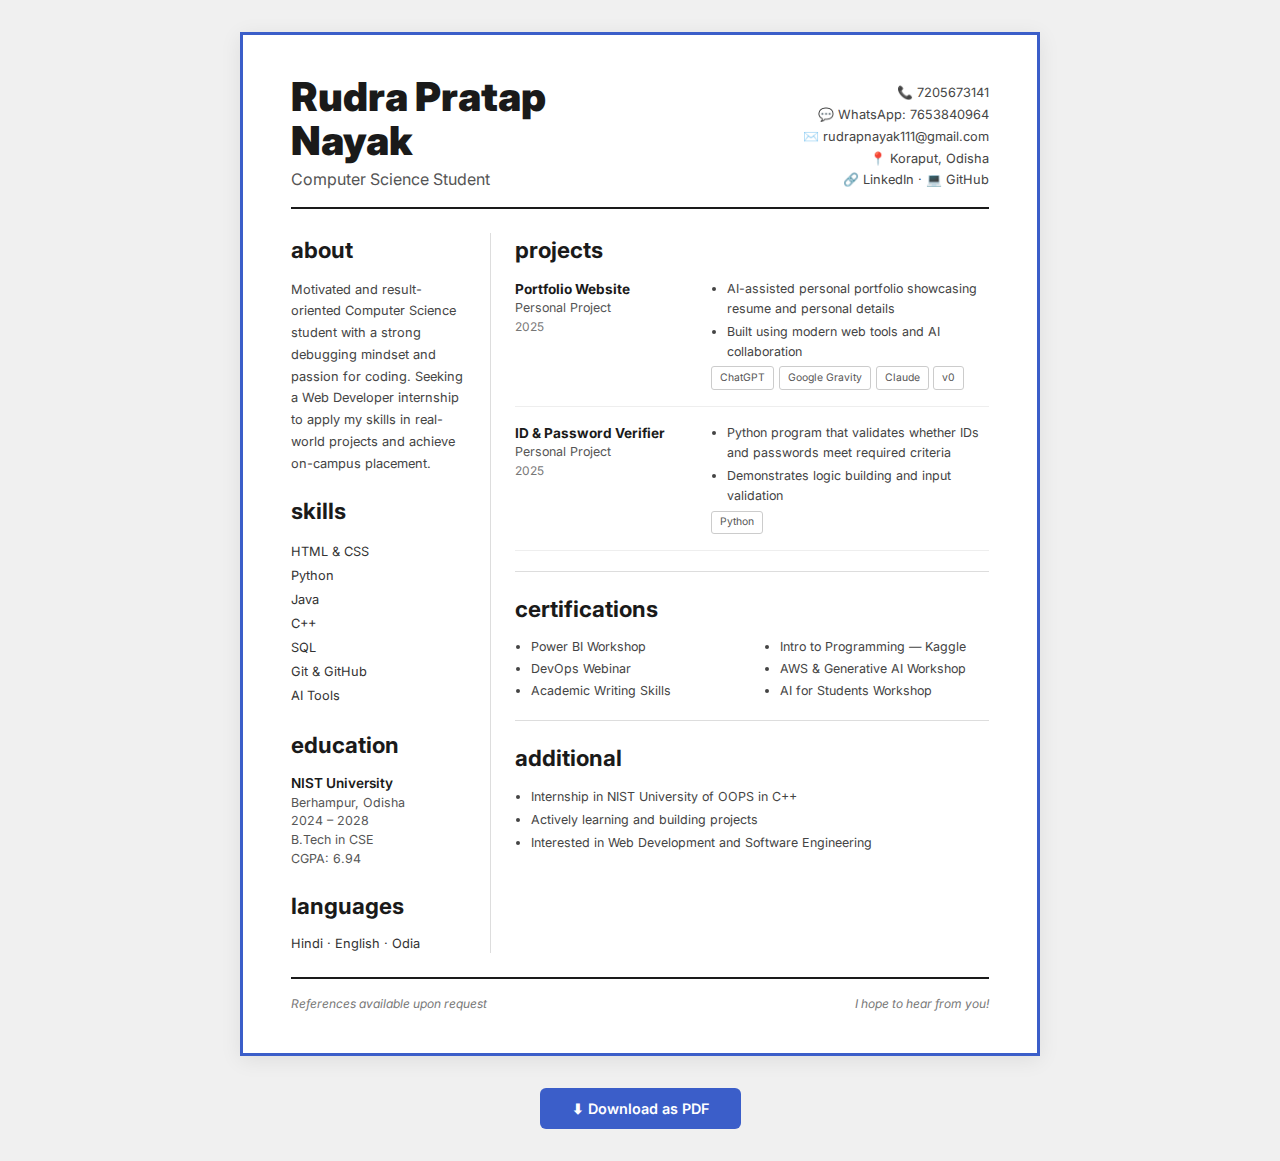
<file: resume.html>
<!DOCTYPE html>
<html lang="en">

<head>
    <meta charset="UTF-8">
    <meta name="viewport" content="width=device-width, initial-scale=1.0">
    <title>Rudra Pratap Nayak — Resume</title>
    <link href="https://fonts.googleapis.com/css2?family=Inter:wght@400;600;700;900&display=swap" rel="stylesheet">
    <style>
        * {
            margin: 0;
            padding: 0;
            box-sizing: border-box;
        }

        body {
            font-family: 'Inter', sans-serif;
            background: #f0f0f0;
            color: #1a1a1a;
            line-height: 1.5;
        }

        .page {
            max-width: 800px;
            margin: 2rem auto;
            background: #fff;
            border: 3px solid #3b5ec9;
            padding: 2.5rem 3rem;
            box-shadow: 0 4px 20px rgba(0, 0, 0, 0.08);
        }

        /* Header */
        .header {
            display: flex;
            justify-content: space-between;
            align-items: flex-end;
            border-bottom: 2px solid #1a1a1a;
            padding-bottom: 1rem;
            margin-bottom: 1.5rem;
        }

        .header h1 {
            font-size: 2.5rem;
            font-weight: 900;
            line-height: 1.1;
        }

        .header-right {
            text-align: right;
            font-size: 0.8rem;
            color: #444;
            line-height: 1.7;
        }

        .header-right a {
            color: #444;
            text-decoration: none;
        }

        .header-right a:hover {
            color: #3b5ec9;
        }

        .header-subtitle {
            font-size: 1rem;
            color: #555;
            margin-top: 0.25rem;
        }

        /* Two column layout */
        .content {
            display: grid;
            grid-template-columns: 200px 1fr;
            gap: 0;
        }

        .left-col {
            padding-right: 1.5rem;
            border-right: 1px solid #ddd;
        }

        .right-col {
            padding-left: 1.5rem;
        }

        /* Section titles */
        .section-title {
            font-size: 1.4rem;
            font-weight: 700;
            margin-bottom: 0.75rem;
            margin-top: 1.25rem;
            color: #1a1a1a;
        }

        .section-title:first-child {
            margin-top: 0;
        }

        /* About text */
        .about-text {
            font-size: 0.8rem;
            color: #444;
            line-height: 1.7;
        }

        /* Skills list */
        .skills-list {
            list-style: none;
            font-size: 0.8rem;
            color: #333;
        }

        .skills-list li {
            padding: 0.15rem 0;
        }

        /* Education */
        .edu-block {
            margin-bottom: 0.5rem;
        }

        .edu-block .school {
            font-weight: 600;
            font-size: 0.85rem;
        }

        .edu-block .details {
            font-size: 0.78rem;
            color: #555;
        }

        /* Right column items */
        .experience-item {
            display: grid;
            grid-template-columns: 180px 1fr;
            gap: 1rem;
            margin-bottom: 1rem;
            padding-bottom: 1rem;
            border-bottom: 1px solid #eee;
        }

        .experience-item:last-child {
            border-bottom: none;
            margin-bottom: 0;
        }

        .exp-company {
            font-weight: 700;
            font-size: 0.85rem;
        }

        .exp-role {
            font-size: 0.78rem;
            color: #555;
        }

        .exp-date {
            font-size: 0.75rem;
            color: #777;
        }

        .exp-details {
            font-size: 0.78rem;
            color: #444;
            line-height: 1.6;
        }

        .exp-details ul {
            padding-left: 1rem;
        }

        .exp-details li {
            margin-bottom: 0.2rem;
        }

        /* Tags */
        .tech-tags {
            display: flex;
            flex-wrap: wrap;
            gap: 0.3rem;
            margin-top: 0.3rem;
        }

        .tech-tag {
            font-size: 0.65rem;
            padding: 0.15rem 0.5rem;
            border: 1px solid #ccc;
            border-radius: 3px;
            color: #555;
        }

        /* Certifications grid */
        .cert-grid {
            display: grid;
            grid-template-columns: 1fr 1fr;
            gap: 0.2rem 1.5rem;
            font-size: 0.78rem;
            color: #444;
        }

        .cert-grid li {
            list-style: disc;
            margin-left: 1rem;
        }

        /* Languages row */
        .lang-row {
            font-size: 0.8rem;
            color: #333;
        }

        /* Divider row */
        .section-row {
            border-top: 1px solid #ddd;
            padding-top: 1.25rem;
            margin-top: 1.25rem;
        }

        /* Footer */
        .footer {
            display: flex;
            justify-content: space-between;
            margin-top: 1.5rem;
            padding-top: 1rem;
            border-top: 2px solid #1a1a1a;
            font-size: 0.75rem;
            color: #777;
            font-style: italic;
        }

        /* Download button */
        .download-section {
            text-align: center;
            margin: 2rem auto;
            max-width: 800px;
        }

        .btn-download {
            display: inline-flex;
            align-items: center;
            gap: 0.5rem;
            padding: 0.75rem 2rem;
            background: #3b5ec9;
            color: #fff;
            border: none;
            border-radius: 6px;
            font-family: inherit;
            font-weight: 600;
            font-size: 0.9rem;
            cursor: pointer;
            transition: background 0.3s;
            text-decoration: none;
        }

        .btn-download:hover {
            background: #2d4aa3;
        }

        /* Responsive */
        @media (max-width: 640px) {
            .page {
                margin: 1rem;
                padding: 1.5rem;
            }

            .header {
                flex-direction: column;
                align-items: flex-start;
            }

            .header-right {
                text-align: left;
                margin-top: 0.75rem;
            }

            .content {
                grid-template-columns: 1fr;
            }

            .left-col {
                border-right: none;
                border-bottom: 1px solid #ddd;
                padding-right: 0;
                padding-bottom: 1.25rem;
                margin-bottom: 1.25rem;
            }

            .right-col {
                padding-left: 0;
            }

            .experience-item {
                grid-template-columns: 1fr;
                gap: 0.5rem;
            }

            .cert-grid {
                grid-template-columns: 1fr;
            }
        }

        /* Print */
        @media print {
            body {
                background: white;
            }

            .page {
                margin: 0;
                box-shadow: none;
                border: none;
            }

            .download-section {
                display: none;
            }
        }
    </style>
</head>

<body>

    <div class="page">

        <!-- Header -->
        <div class="header">
            <div>
                <h1>Rudra Pratap<br>Nayak</h1>
                <div class="header-subtitle">Computer Science Student</div>
            </div>
            <div class="header-right">
                📞 7205673141<br>
                💬 WhatsApp: 7653840964<br>
                ✉️ <a href="mailto:rudrapnayak111@gmail.com">rudrapnayak111@gmail.com</a><br>
                📍 Koraput, Odisha<br>
                🔗 <a href="https://www.linkedin.com/in/rudra-pratap-nayak-226276324/" target="_blank">LinkedIn</a> ·
                💻 <a href="https://github.com/GWrudra" target="_blank">GitHub</a>
            </div>
        </div>

        <!-- Two Column Content -->
        <div class="content">

            <!-- LEFT COLUMN -->
            <div class="left-col">

                <div class="section-title">about</div>
                <p class="about-text">
                    Motivated and result-oriented Computer Science student with a strong debugging mindset and passion
                    for coding. Seeking a Web Developer internship to apply my skills in real-world projects and achieve
                    on-campus placement.
                </p>

                <div class="section-title">skills</div>
                <ul class="skills-list">
                    <li>HTML & CSS</li>
                    <li>Python</li>
                    <li>Java</li>
                    <li>C++</li>
                    <li>SQL</li>
                    <li>Git & GitHub</li>
                    <li>AI Tools</li>
                </ul>

                <div class="section-title">education</div>
                <div class="edu-block">
                    <div class="school">NIST University</div>
                    <div class="details">
                        Berhampur, Odisha<br>
                        2024 – 2028<br>
                        B.Tech in CSE<br>
                        CGPA: 6.94
                    </div>
                </div>

                <div class="section-title">languages</div>
                <p class="lang-row">Hindi · English · Odia</p>

            </div>

            <!-- RIGHT COLUMN -->
            <div class="right-col">

                <div class="section-title">projects</div>

                <div class="experience-item">
                    <div>
                        <div class="exp-company">Portfolio Website</div>
                        <div class="exp-role">Personal Project</div>
                        <div class="exp-date">2025</div>
                    </div>
                    <div class="exp-details">
                        <ul>
                            <li>AI-assisted personal portfolio showcasing resume and personal details</li>
                            <li>Built using modern web tools and AI collaboration</li>
                        </ul>
                        <div class="tech-tags">
                            <span class="tech-tag">ChatGPT</span>
                            <span class="tech-tag">Google Gravity</span>
                            <span class="tech-tag">Claude</span>
                            <span class="tech-tag">v0</span>
                        </div>
                    </div>
                </div>

                <div class="experience-item">
                    <div>
                        <div class="exp-company">ID & Password Verifier</div>
                        <div class="exp-role">Personal Project</div>
                        <div class="exp-date">2025</div>
                    </div>
                    <div class="exp-details">
                        <ul>
                            <li>Python program that validates whether IDs and passwords meet required criteria</li>
                            <li>Demonstrates logic building and input validation</li>
                        </ul>
                        <div class="tech-tags">
                            <span class="tech-tag">Python</span>
                        </div>
                    </div>
                </div>

                <div class="section-title section-row">certifications</div>
                <ul class="cert-grid">
                    <li>Power BI Workshop</li>
                    <li>Intro to Programming — Kaggle</li>
                    <li>DevOps Webinar</li>
                    <li>AWS & Generative AI Workshop</li>
                    <li>Academic Writing Skills</li>
                    <li>AI for Students Workshop</li>
                </ul>

                <div class="section-title section-row">additional</div>
                <div class="exp-details">
                    <ul>
                        <li>Internship in NIST University of OOPS in C++</li>
                        <li>Actively learning and building projects</li>
                        <li>Interested in Web Development and Software Engineering</li>
                    </ul>
                </div>

            </div>
        </div>

        <!-- Footer -->
        <div class="footer">
            <span>References available upon request</span>
            <span>I hope to hear from you!</span>
        </div>
    </div>

    <!-- Download button OUTSIDE the resume -->
    <div class="download-section">
        <button class="btn-download" onclick="window.print()">⬇ Download as PDF</button>
    </div>

</body>

</html>
</file>
<file: css/style.css>
html {
    scroll-behavior: smooth;
}

* {
    margin: 0;
    padding: 0;
    box-sizing: border-box;
}

:root {
    --bg-primary: #0a0a0f;
    --bg-secondary: #12121a;
    --bg-card: rgba(255, 255, 255, 0.03);
    --text-primary: #f0f0f5;
    --text-secondary: rgba(255, 255, 255, 0.5);
    --accent: #00e89d;
    --accent-secondary: #7b61ff;
    --accent-pink: #ff6b9d;
    --accent-dark: #00c882;
    --border: rgba(255, 255, 255, 0.06);
    --border-glow: rgba(0, 232, 157, 0.15);
    --glass: rgba(255, 255, 255, 0.04);
    --glass-border: rgba(255, 255, 255, 0.08);
    --shadow-sm: 0 2px 8px rgba(0, 0, 0, 0.3);
    --shadow-md: 0 8px 32px rgba(0, 0, 0, 0.4);
    --shadow-lg: 0 16px 64px rgba(0, 0, 0, 0.5);
    --shadow-glow: 0 0 40px rgba(0, 232, 157, 0.1);
}

body {
    font-family: 'Archivo', -apple-system, BlinkMacSystemFont, sans-serif;
    background: var(--bg-primary);
    color: var(--text-primary);
    line-height: 1.6;
    overflow-x: hidden;
    position: relative;
}

/* ===== AURORA BACKGROUND ===== */
body::before {
    content: '';
    position: fixed;
    top: -50%;
    left: -50%;
    width: 200%;
    height: 200%;
    background:
        radial-gradient(ellipse at 20% 50%, rgba(0, 232, 157, 0.08) 0%, transparent 50%),
        radial-gradient(ellipse at 80% 20%, rgba(123, 97, 255, 0.06) 0%, transparent 50%),
        radial-gradient(ellipse at 60% 80%, rgba(255, 107, 157, 0.05) 0%, transparent 50%),
        radial-gradient(ellipse at 10% 90%, rgba(0, 200, 130, 0.04) 0%, transparent 40%);
    animation: aurora 25s ease-in-out infinite;
    pointer-events: none;
    z-index: 0;
}

@keyframes aurora {

    0%,
    100% {
        transform: translate(0, 0) rotate(0deg) scale(1);
    }

    25% {
        transform: translate(40px, -30px) rotate(1deg) scale(1.02);
    }

    50% {
        transform: translate(-20px, 20px) rotate(-1deg) scale(0.98);
    }

    75% {
        transform: translate(30px, 10px) rotate(0.5deg) scale(1.01);
    }
}

/* Grain texture */
body::after {
    content: '';
    position: fixed;
    top: 0;
    left: 0;
    width: 100%;
    height: 100%;
    background-image: url("data:image/svg+xml,%3Csvg viewBox='0 0 400 400' xmlns='http://www.w3.org/2000/svg'%3E%3Cfilter id='noiseFilter'%3E%3CfeTurbulence type='fractalNoise' baseFrequency='1.5' numOctaves='3' stitchTiles='stitch'/%3E%3C/filter%3E%3Crect width='100%25' height='100%25' filter='url(%23noiseFilter)' opacity='0.03'/%3E%3C/svg%3E");
    pointer-events: none;
    z-index: 1;
    opacity: 0.3;
}

/* ===== NAVIGATION ===== */
nav {
    position: fixed;
    top: 0;
    left: 0;
    right: 0;
    display: flex;
    justify-content: space-between;
    align-items: center;
    padding: 0.85rem 5%;
    background: rgba(10, 10, 15, 0.6);
    backdrop-filter: blur(24px) saturate(180%);
    -webkit-backdrop-filter: blur(24px) saturate(180%);
    z-index: 1000;
    border-bottom: 1px solid var(--border);
    animation: slideDown 0.5s cubic-bezier(0.16, 1, 0.3, 1);
}

@keyframes slideDown {
    from {
        transform: translateY(-100%);
        opacity: 0;
    }

    to {
        transform: translateY(0);
        opacity: 1;
    }
}

.logo {
    font-size: 1.75rem;
    font-weight: 900;
    letter-spacing: -0.05em;
    background: linear-gradient(135deg, var(--accent) 0%, var(--accent-secondary) 100%);
    -webkit-background-clip: text;
    -webkit-text-fill-color: transparent;
    background-clip: text;
    position: relative;
    z-index: 2;
    transition: all 0.4s cubic-bezier(0.4, 0, 0.2, 1);
}

.logo:hover {
    transform: scale(1.1) rotate(-3deg);
    filter: drop-shadow(0 0 12px rgba(0, 232, 157, 0.4));
}

.nav-links {
    display: flex;
    gap: 3rem;
    list-style: none;
    position: relative;
    z-index: 2;
}

.nav-links a {
    text-decoration: none;
    color: var(--text-secondary);
    font-size: 0.95rem;
    font-weight: 500;
    letter-spacing: 0.01em;
    transition: all 0.4s cubic-bezier(0.4, 0, 0.2, 1);
    position: relative;
    padding: 0.5rem 0;
}

.nav-links a::before {
    content: '';
    position: absolute;
    bottom: 0;
    left: 50%;
    width: 0;
    height: 2px;
    background: linear-gradient(90deg, var(--accent), var(--accent-secondary));
    transition: all 0.4s cubic-bezier(0.4, 0, 0.2, 1);
    transform: translateX(-50%);
    box-shadow: 0 0 8px rgba(0, 232, 157, 0.3);
}

.nav-links a:hover {
    color: var(--text-primary);
    text-shadow: 0 0 16px rgba(0, 232, 157, 0.3);
}

.nav-links a:hover::before {
    width: 100%;
}

/* ===== HERO SECTION ===== */
.hero {
    min-height: 100vh;
    display: flex;
    flex-direction: column;
    justify-content: center;
    align-items: center;
    text-align: center;
    padding: 6rem 5% 0;
    position: relative;
    z-index: 2;
}

.status-badge {
    display: inline-flex;
    align-items: center;
    gap: 0.75rem;
    padding: 0.75rem 1.75rem;
    background: var(--glass);
    border: 1px solid var(--glass-border);
    border-radius: 100px;
    font-size: 0.9rem;
    font-weight: 500;
    color: var(--text-secondary);
    margin-bottom: 3rem;
    box-shadow: var(--shadow-sm);
    animation: fadeInScale 0.5s cubic-bezier(0.16, 1, 0.3, 1) 0.1s both,
        glowPulse 3s ease-in-out infinite 1s;
    backdrop-filter: blur(16px);
}

.status-dot {
    width: 10px;
    height: 10px;
    background: var(--accent);
    border-radius: 50%;
    box-shadow: 0 0 0 0 rgba(0, 232, 157, 0.7);
    animation: pulse-ring 2s cubic-bezier(0.455, 0.03, 0.515, 0.955) infinite;
    position: relative;
}

.status-dot::after {
    content: '';
    position: absolute;
    top: 50%;
    left: 50%;
    transform: translate(-50%, -50%);
    width: 6px;
    height: 6px;
    background: var(--accent);
    border-radius: 50%;
    animation: pulse-core 2s ease-in-out infinite;
}

@keyframes pulse-ring {
    0% {
        box-shadow: 0 0 0 0 rgba(0, 232, 157, 0.7);
    }

    70% {
        box-shadow: 0 0 0 12px rgba(0, 232, 157, 0);
    }

    100% {
        box-shadow: 0 0 0 0 rgba(0, 232, 157, 0);
    }
}

@keyframes pulse-core {

    0%,
    100% {
        opacity: 1;
        transform: translate(-50%, -50%) scale(1);
    }

    50% {
        opacity: 0.8;
        transform: translate(-50%, -50%) scale(1.3);
    }
}

@keyframes glowPulse {

    0%,
    100% {
        box-shadow: var(--shadow-sm), 0 0 0 rgba(0, 232, 157, 0);
    }

    50% {
        box-shadow: var(--shadow-sm), 0 0 30px rgba(0, 232, 157, 0.08);
    }
}

h1 {
    font-size: clamp(3.5rem, 10vw, 7.5rem);
    font-weight: 900;
    margin-bottom: 1.5rem;
    letter-spacing: -0.04em;
    line-height: 0.95;
    animation: fadeInScale 0.5s cubic-bezier(0.16, 1, 0.3, 1) 0.2s both;
    background: linear-gradient(135deg, #ffffff 0%, var(--accent) 50%, var(--accent-secondary) 100%);
    background-size: 200% 200%;
    -webkit-background-clip: text;
    -webkit-text-fill-color: transparent;
    background-clip: text;
    animation: fadeInScale 0.5s cubic-bezier(0.16, 1, 0.3, 1) 0.2s both,
        gradientShift 8s ease-in-out infinite;
}

@keyframes gradientShift {

    0%,
    100% {
        background-position: 0% 50%;
    }

    50% {
        background-position: 100% 50%;
    }
}

.subtitle {
    font-size: clamp(1.25rem, 3vw, 2rem);
    color: var(--text-secondary);
    margin-bottom: 2rem;
    font-weight: 400;
    letter-spacing: -0.01em;
    animation: fadeInScale 0.5s cubic-bezier(0.16, 1, 0.3, 1) 0.3s both;
}

.description {
    max-width: 680px;
    font-size: 1.125rem;
    color: var(--text-secondary);
    line-height: 1.75;
    margin-bottom: 3.5rem;
    font-weight: 400;
    animation: fadeInScale 0.5s cubic-bezier(0.16, 1, 0.3, 1) 0.4s both;
}

.cta-buttons {
    display: flex;
    gap: 1.5rem;
    flex-wrap: wrap;
    justify-content: center;
    animation: fadeInScale 0.5s cubic-bezier(0.16, 1, 0.3, 1) 0.5s both;
}

.btn {
    padding: 1.125rem 3rem;
    font-size: 1rem;
    font-weight: 600;
    border-radius: 100px;
    text-decoration: none;
    transition: all 0.4s cubic-bezier(0.4, 0, 0.2, 1);
    border: none;
    cursor: pointer;
    letter-spacing: 0.01em;
    position: relative;
    overflow: hidden;
}

.btn::before {
    content: '';
    position: absolute;
    top: 50%;
    left: 50%;
    width: 0;
    height: 0;
    border-radius: 50%;
    background: rgba(255, 255, 255, 0.08);
    transform: translate(-50%, -50%);
    transition: width 0.6s, height 0.6s;
}

.btn:hover::before {
    width: 300px;
    height: 300px;
}

.btn-primary {
    background: linear-gradient(135deg, var(--accent) 0%, var(--accent-secondary) 100%);
    color: #0a0a0f;
    box-shadow: 0 4px 20px rgba(0, 232, 157, 0.25);
}

.btn-primary:hover {
    transform: translateY(-3px);
    box-shadow: 0 12px 40px rgba(0, 232, 157, 0.35);
}

.btn-primary:active {
    transform: translateY(-1px);
}

.btn-secondary {
    background: var(--glass);
    color: var(--text-primary);
    border: 1px solid var(--glass-border);
    backdrop-filter: blur(12px);
}

.btn-secondary:hover {
    border-color: var(--accent);
    transform: translateY(-3px);
    box-shadow: 0 8px 32px rgba(0, 232, 157, 0.15);
    background: rgba(0, 232, 157, 0.05);
}

.social-links {
    display: flex;
    gap: 2rem;
    margin-top: 4rem;
    animation: fadeInScale 0.5s cubic-bezier(0.16, 1, 0.3, 1) 0.6s both;
}

.social-links a {
    color: var(--text-secondary);
    transition: all 0.4s cubic-bezier(0.4, 0, 0.2, 1);
    display: flex;
    align-items: center;
    justify-content: center;
    width: 48px;
    height: 48px;
    border-radius: 50%;
    background: var(--glass);
    border: 1px solid var(--glass-border);
    backdrop-filter: blur(12px);
}

.social-links a:hover {
    color: var(--accent);
    transform: translateY(-5px) rotate(5deg);
    box-shadow: 0 8px 24px rgba(0, 232, 157, 0.2), 0 0 16px rgba(0, 232, 157, 0.1);
    border-color: var(--accent);
    background: rgba(0, 232, 157, 0.08);
}

.scroll-indicator {
    position: absolute;
    bottom: 3rem;
    left: 50%;
    transform: translateX(-50%);
    color: var(--text-secondary);
    cursor: pointer;
    animation: float 3s ease-in-out infinite;
    transition: all 0.3s ease;
}

.scroll-indicator:hover {
    color: var(--accent);
    transform: translateX(-50%) scale(1.1);
}

@keyframes float {

    0%,
    100% {
        transform: translateX(-50%) translateY(0);
    }

    50% {
        transform: translateX(-50%) translateY(12px);
    }
}

/* ===== ABOUT SECTION ===== */
.about {
    min-height: 100vh;
    display: flex;
    align-items: center;
    padding: 8rem 5%;
    background: transparent;
    position: relative;
    z-index: 2;
}

.about::before {
    content: '';
    position: absolute;
    top: 0;
    left: 0;
    right: 0;
    height: 1px;
    background: linear-gradient(90deg, transparent, var(--border), transparent);
}

.about-container {
    max-width: 1400px;
    margin: 0 auto;
    display: grid;
    grid-template-columns: 1.2fr 0.8fr;
    gap: 8rem;
    align-items: start;
}

.about-content {
    opacity: 0;
    transform: translateY(40px);
    transition: all 0.45s cubic-bezier(0.16, 1, 0.3, 1);
}

.about-content.visible {
    opacity: 1;
    transform: translateY(0);
}

.about-content h3 {
    font-size: 0.875rem;
    text-transform: uppercase;
    letter-spacing: 0.2em;
    color: var(--accent);
    margin-bottom: 1.5rem;
    font-weight: 600;
    font-family: 'IBM Plex Mono', monospace;
}

.about-content h2 {
    font-size: clamp(2.5rem, 5vw, 4rem);
    font-weight: 900;
    margin-bottom: 2.5rem;
    letter-spacing: -0.03em;
    line-height: 1.1;
    background: linear-gradient(135deg, var(--text-primary) 0%, var(--accent) 100%);
    -webkit-background-clip: text;
    -webkit-text-fill-color: transparent;
    background-clip: text;
}

.about-content p {
    font-size: 1.125rem;
    color: var(--text-secondary);
    margin-bottom: 1.75rem;
    line-height: 1.8;
    font-weight: 400;
}

.about-content p:last-of-type {
    margin-bottom: 0;
}

.info-cards {
    display: flex;
    flex-direction: column;
    gap: 1.5rem;
}

.info-card {
    background: var(--glass);
    padding: 2.5rem;
    border-radius: 24px;
    border: 1px solid var(--glass-border);
    transition: all 0.5s cubic-bezier(0.4, 0, 0.2, 1);
    opacity: 0;
    transform: translateX(40px);
    backdrop-filter: blur(16px);
}

.info-card.visible {
    opacity: 1;
    transform: translateX(0);
}

.info-card:nth-child(1).visible {
    transition-delay: 0.1s;
}

.info-card:nth-child(2).visible {
    transition-delay: 0.2s;
}

.info-card:nth-child(3).visible {
    transition-delay: 0.3s;
}

.info-card:hover {
    transform: translateX(-8px) translateY(-8px);
    box-shadow: var(--shadow-lg), 0 0 30px rgba(0, 232, 157, 0.06);
    border-color: var(--border-glow);
    background: rgba(0, 232, 157, 0.03);
}

.info-card-header {
    display: flex;
    align-items: center;
    gap: 1.25rem;
    margin-bottom: 1rem;
}

.info-icon {
    width: 52px;
    height: 52px;
    display: flex;
    align-items: center;
    justify-content: center;
    background: rgba(0, 232, 157, 0.08);
    border-radius: 14px;
    font-size: 1.5rem;
    border: 1px solid rgba(0, 232, 157, 0.15);
    transition: all 0.4s cubic-bezier(0.4, 0, 0.2, 1);
}

.info-card:hover .info-icon {
    transform: rotate(-10deg) scale(1.1);
    box-shadow: 0 0 20px rgba(0, 232, 157, 0.15);
}

.info-card h4 {
    font-size: 0.8rem;
    text-transform: uppercase;
    letter-spacing: 0.15em;
    color: var(--text-secondary);
    font-weight: 700;
    font-family: 'IBM Plex Mono', monospace;
}

.info-card p {
    font-size: 1.25rem;
    color: var(--text-primary);
    font-weight: 700;
    margin: 0;
    letter-spacing: -0.01em;
}

/* ===== ANIMATIONS ===== */
@keyframes fadeInScale {
    from {
        opacity: 0;
        transform: translateY(30px) scale(0.95);
    }

    to {
        opacity: 1;
        transform: translateY(0) scale(1);
    }
}

/* SVG Icons */
.icon {
    width: 24px;
    height: 24px;
    stroke: currentColor;
    fill: none;
    stroke-width: 2;
    stroke-linecap: round;
    stroke-linejoin: round;
}

/* ===== SKILLS SECTION ===== */
.skills {
    padding: 8rem 5%;
    background: transparent;
    position: relative;
    z-index: 2;
}

.skills::before {
    content: '';
    position: absolute;
    top: 0;
    left: 0;
    right: 0;
    height: 1px;
    background: linear-gradient(90deg, transparent, var(--border), transparent);
}

.skills-grid {
    max-width: 1400px;
    margin: 0 auto;
    display: grid;
    grid-template-columns: repeat(auto-fit, minmax(280px, 1fr));
    gap: 2rem;
}

.skill-card {
    background: var(--glass);
    border: 1px solid var(--glass-border);
    border-radius: 24px;
    padding: 2.5rem;
    transition: all 0.5s cubic-bezier(0.4, 0, 0.2, 1);
    box-shadow: var(--shadow-sm);
    opacity: 0;
    transform: translateY(40px);
    backdrop-filter: blur(16px);
    position: relative;
    overflow: hidden;
}

.skill-card.visible {
    opacity: 1;
    transform: translateY(0);
}

.skill-card:nth-child(1).visible {
    transition-delay: 0s;
}

.skill-card:nth-child(2).visible {
    transition-delay: 0.1s;
}

.skill-card:nth-child(3).visible {
    transition-delay: 0.2s;
}

.skill-card:nth-child(4).visible {
    transition-delay: 0.3s;
}

.skill-card:hover {
    transform: translateY(-8px);
    box-shadow: var(--shadow-lg), 0 0 40px rgba(0, 232, 157, 0.08);
    border-color: var(--border-glow);
    background: rgba(0, 232, 157, 0.03);
}

/* Shimmer effect on cards */
.skill-card::after {
    content: '';
    position: absolute;
    top: 0;
    left: -100%;
    width: 100%;
    height: 100%;
    background: linear-gradient(90deg, transparent 0%, rgba(0, 232, 157, 0.04) 40%, rgba(123, 97, 255, 0.06) 50%, rgba(0, 232, 157, 0.04) 60%, transparent 100%);
    transition: left 0.8s ease;
    pointer-events: none;
    border-radius: inherit;
    z-index: 0;
}

.skill-card:hover::after {
    left: 100%;
}

.skill-card-icon {
    width: 56px;
    height: 56px;
    display: flex;
    align-items: center;
    justify-content: center;
    background: linear-gradient(135deg, rgba(0, 232, 157, 0.1) 0%, rgba(123, 97, 255, 0.08) 100%);
    border-radius: 16px;
    font-size: 1.5rem;
    border: 1px solid rgba(0, 232, 157, 0.15);
    margin-bottom: 1.5rem;
    transition: all 0.4s cubic-bezier(0.4, 0, 0.2, 1);
}

.skill-card:hover .skill-card-icon {
    transform: rotate(-10deg) scale(1.1);
    box-shadow: 0 0 20px rgba(0, 232, 157, 0.2);
}

.skill-card h4 {
    font-size: 1.25rem;
    font-weight: 700;
    color: var(--text-primary);
    margin-bottom: 1.25rem;
    letter-spacing: -0.01em;
}

.skill-tags {
    display: flex;
    flex-wrap: wrap;
    gap: 0.6rem;
}

.skill-tag {
    padding: 0.45rem 1rem;
    background: rgba(0, 232, 157, 0.06);
    border: 1px solid rgba(0, 232, 157, 0.12);
    border-radius: 100px;
    font-size: 0.85rem;
    color: var(--accent);
    font-weight: 500;
    transition: all 0.3s ease;
    opacity: 0;
}

.skill-card.visible .skill-tag {
    opacity: 1;
}

.skill-tag:hover {
    background: rgba(0, 232, 157, 0.12);
    border-color: var(--accent);
    color: var(--text-primary);
    transform: translateY(-2px);
    box-shadow: 0 4px 12px rgba(0, 232, 157, 0.15);
}

/* ===== PROJECTS SECTION ===== */
.projects {
    min-height: 100vh;
    padding: 8rem 5%;
    background: transparent;
    position: relative;
    z-index: 2;
}

.projects::before {
    content: '';
    position: absolute;
    top: 0;
    left: 0;
    right: 0;
    height: 1px;
    background: linear-gradient(90deg, transparent, var(--border), transparent);
}

.section-header {
    max-width: 1400px;
    margin: 0 auto 4rem;
}

.section-header h3 {
    font-size: 0.875rem;
    text-transform: uppercase;
    letter-spacing: 0.2em;
    color: var(--accent);
    margin-bottom: 1rem;
    font-weight: 600;
    font-family: 'IBM Plex Mono', monospace;
}

.section-header h2 {
    font-size: clamp(2.5rem, 5vw, 4rem);
    font-weight: 900;
    letter-spacing: -0.03em;
    line-height: 1.1;
    background: linear-gradient(135deg, var(--text-primary) 0%, var(--accent) 100%);
    -webkit-background-clip: text;
    -webkit-text-fill-color: transparent;
    background-clip: text;
}

/* AI Tools Section */
.ai-tools {
    padding: 8rem 5%;
    background: transparent;
    position: relative;
    z-index: 2;
}

.ai-tools::before {
    content: '';
    position: absolute;
    top: 0;
    left: 0;
    right: 0;
    height: 1px;
    background: linear-gradient(90deg, transparent, var(--border), transparent);
}

.ai-tools-grid {
    max-width: 1400px;
    margin: 0 auto;
    display: grid;
    grid-template-columns: repeat(auto-fit, minmax(240px, 1fr));
    gap: 2rem;
}

.ai-tool-card {
    background: var(--glass);
    border: 1px solid var(--glass-border);
    border-radius: 24px;
    padding: 2.5rem;
    text-align: center;
    transition: all 0.5s cubic-bezier(0.4, 0, 0.2, 1);
    box-shadow: var(--shadow-sm);
    opacity: 0;
    transform: translateY(40px);
    backdrop-filter: blur(16px);
}

.ai-tool-card.visible {
    opacity: 1;
    transform: translateY(0);
}

.ai-tool-card:nth-child(1).visible {
    transition-delay: 0s;
}

.ai-tool-card:nth-child(2).visible {
    transition-delay: 0.1s;
}

.ai-tool-card:nth-child(3).visible {
    transition-delay: 0.2s;
}

.ai-tool-card:nth-child(4).visible {
    transition-delay: 0.3s;
}

.ai-tool-card:hover {
    transform: translateY(-8px);
    box-shadow: var(--shadow-lg), var(--shadow-glow);
    border-color: var(--border-glow);
}

.ai-tool-icon {
    font-size: 2.5rem;
    margin-bottom: 1.25rem;
    transition: all 0.4s cubic-bezier(0.4, 0, 0.2, 1);
}

.ai-tool-card:hover .ai-tool-icon {
    transform: scale(1.2) rotate(-5deg);
}

.ai-tool-card h4 {
    font-size: 1.25rem;
    font-weight: 700;
    color: var(--text-primary);
    margin-bottom: 0.75rem;
    letter-spacing: -0.01em;
}

.ai-tool-card p {
    font-size: 0.9rem;
    color: var(--text-secondary);
    line-height: 1.6;
}

.projects-grid {
    max-width: 1400px;
    margin: 0 auto;
    display: grid;
    grid-template-columns: repeat(auto-fit, minmax(500px, 1fr));
    gap: 2rem;
}

.project-card {
    background: var(--glass);
    border: 1px solid var(--glass-border);
    border-radius: 24px;
    padding: 3rem;
    transition: all 0.5s cubic-bezier(0.4, 0, 0.2, 1);
    box-shadow: var(--shadow-sm);
    opacity: 0;
    transform: translateY(40px);
    backdrop-filter: blur(16px);
    position: relative;
    overflow: hidden;
}

.project-card.visible {
    opacity: 1;
    transform: translateY(0);
}

.project-card:hover {
    transform: translateY(-8px);
    box-shadow: var(--shadow-lg), 0 0 40px rgba(123, 97, 255, 0.08);
    border-color: rgba(123, 97, 255, 0.2);
    background: rgba(123, 97, 255, 0.03);
}

/* Shimmer on project cards */
.project-card::after {
    content: '';
    position: absolute;
    top: 0;
    left: -100%;
    width: 100%;
    height: 100%;
    background: linear-gradient(90deg, transparent 0%, rgba(123, 97, 255, 0.04) 40%, rgba(255, 107, 157, 0.06) 50%, rgba(123, 97, 255, 0.04) 60%, transparent 100%);
    transition: left 0.8s ease;
    pointer-events: none;
    border-radius: inherit;
    z-index: 0;
}

.project-card:hover::after {
    left: 100%;
}

.project-header {
    display: flex;
    justify-content: space-between;
    align-items: flex-start;
    margin-bottom: 1.5rem;
}

.project-card h3 {
    font-size: 1.75rem;
    font-weight: 700;
    letter-spacing: -0.02em;
    color: var(--text-primary);
}

.project-links {
    display: flex;
    gap: 0.75rem;
}

.project-link {
    width: 36px;
    height: 36px;
    display: flex;
    align-items: center;
    justify-content: center;
    border-radius: 10px;
    background: var(--glass);
    color: var(--text-secondary);
    transition: all 0.3s ease;
    border: 1px solid var(--glass-border);
}

.project-link:hover {
    color: var(--accent);
    background: rgba(0, 232, 157, 0.08);
    transform: translateY(-2px);
    box-shadow: 0 4px 12px rgba(0, 232, 157, 0.15);
    border-color: rgba(0, 232, 157, 0.2);
}

.project-card p {
    color: var(--text-secondary);
    line-height: 1.7;
    margin-bottom: 2rem;
    font-size: 1.05rem;
}

.project-tags {
    display: flex;
    flex-wrap: wrap;
    gap: 0.75rem;
}

.tag {
    padding: 0.5rem 1rem;
    background: rgba(123, 97, 255, 0.08);
    border: 1px solid rgba(123, 97, 255, 0.15);
    border-radius: 100px;
    font-size: 0.85rem;
    color: var(--accent-secondary);
    font-weight: 500;
    transition: all 0.3s cubic-bezier(0.34, 1.56, 0.64, 1);
}

.tag:hover {
    background: rgba(123, 97, 255, 0.15);
    border-color: var(--accent-secondary);
    color: var(--text-primary);
    transform: translateY(-4px) scale(1.05);
    box-shadow: 0 8px 20px rgba(123, 97, 255, 0.15);
}

/* ===== CONTACT SECTION ===== */
.contact {
    min-height: 100vh;
    display: flex;
    align-items: center;
    padding: 8rem 5%;
    background: transparent;
    position: relative;
    z-index: 2;
}

.contact::before {
    content: '';
    position: absolute;
    top: 0;
    left: 0;
    right: 0;
    height: 1px;
    background: linear-gradient(90deg, transparent, var(--border), transparent);
}

.contact-container {
    max-width: 1400px;
    margin: 0 auto;
    display: grid;
    grid-template-columns: 1fr 1.2fr;
    gap: 6rem;
    width: 100%;
}

.contact-info h3 {
    font-size: 0.875rem;
    text-transform: uppercase;
    letter-spacing: 0.2em;
    color: var(--accent);
    margin-bottom: 1.5rem;
    font-weight: 600;
    font-family: 'IBM Plex Mono', monospace;
}

.contact-info h2 {
    font-size: clamp(2.5rem, 5vw, 4rem);
    font-weight: 900;
    margin-bottom: 2rem;
    letter-spacing: -0.03em;
    line-height: 1.1;
    background: linear-gradient(135deg, var(--text-primary) 0%, var(--accent-pink) 100%);
    -webkit-background-clip: text;
    -webkit-text-fill-color: transparent;
    background-clip: text;
}

.contact-info p {
    font-size: 1.125rem;
    color: var(--text-secondary);
    line-height: 1.7;
    margin-bottom: 2.5rem;
}

.contact-info a {
    color: var(--accent);
    text-decoration: underline;
    text-decoration-thickness: 2px;
    text-underline-offset: 4px;
    transition: all 0.3s ease;
}

.contact-info a:hover {
    color: var(--accent-pink);
    text-shadow: 0 0 12px rgba(255, 107, 157, 0.3);
}

.download-resume {
    display: inline-flex;
    align-items: center;
    gap: 0.75rem;
    padding: 1rem 2rem;
    background: var(--glass);
    border: 1px solid var(--glass-border);
    border-radius: 100px;
    color: var(--text-primary);
    text-decoration: none;
    font-weight: 600;
    transition: all 0.3s ease;
    backdrop-filter: blur(12px);
}

.download-resume:hover {
    border-color: var(--accent);
    transform: translateY(-2px);
    box-shadow: 0 8px 24px rgba(0, 232, 157, 0.15);
    background: rgba(0, 232, 157, 0.05);
}

.download-resume svg {
    width: 20px;
    height: 20px;
}

/* Contact Form */
.contact-form {
    background: var(--glass);
    border: 1px solid var(--glass-border);
    border-radius: 24px;
    padding: 3rem;
    backdrop-filter: blur(16px);
}

.form-group {
    margin-bottom: 2rem;
}

.form-group label {
    display: block;
    font-size: 0.95rem;
    font-weight: 600;
    color: var(--text-primary);
    margin-bottom: 0.75rem;
}

.form-group input,
.form-group textarea {
    width: 100%;
    padding: 1rem 1.25rem;
    background: rgba(255, 255, 255, 0.03);
    border: 1px solid var(--glass-border);
    border-radius: 12px;
    font-size: 1rem;
    color: var(--text-primary);
    font-family: 'Archivo', sans-serif;
    transition: all 0.3s ease;
}

.form-group input:focus,
.form-group textarea:focus {
    outline: none;
    border-color: var(--accent);
    box-shadow: 0 0 0 3px rgba(0, 232, 157, 0.12), 0 0 20px rgba(0, 232, 157, 0.08);
    background: rgba(0, 232, 157, 0.02);
}

.form-group textarea {
    min-height: 150px;
    resize: vertical;
}

.form-group input::placeholder,
.form-group textarea::placeholder {
    color: var(--text-secondary);
    opacity: 0.6;
}

.submit-btn {
    width: 100%;
    padding: 1.25rem;
    background: linear-gradient(135deg, var(--accent) 0%, var(--accent-secondary) 100%);
    color: #0a0a0f;
    border: none;
    border-radius: 100px;
    font-size: 1.05rem;
    font-weight: 700;
    cursor: pointer;
    transition: all 0.4s cubic-bezier(0.4, 0, 0.2, 1);
    box-shadow: 0 4px 20px rgba(0, 232, 157, 0.2);
    display: flex;
    align-items: center;
    justify-content: center;
    gap: 0.75rem;
}

.submit-btn:hover {
    transform: translateY(-3px);
    box-shadow: 0 12px 40px rgba(0, 232, 157, 0.3);
}

.submit-btn:active {
    transform: translateY(-1px);
}

.submit-btn svg {
    width: 20px;
    height: 20px;
}

/* ===== RESPONSIVE ===== */
@media (max-width: 1024px) {
    .about-container {
        grid-template-columns: 1fr;
        gap: 4rem;
    }

    .contact-container {
        grid-template-columns: 1fr;
        gap: 4rem;
    }

    .projects-grid {
        grid-template-columns: 1fr;
    }
}

@media (max-width: 768px) {
    nav {
        padding: 1.5rem 5%;
    }

    .nav-links {
        gap: 1.75rem;
    }

    .about,
    .projects,
    .contact {
        padding: 6rem 5%;
    }

    h1 {
        font-size: 3rem;
    }

    .subtitle {
        font-size: 1.25rem;
    }

    .description {
        font-size: 1rem;
    }

    .projects-grid {
        grid-template-columns: 1fr;
    }

    .project-card {
        padding: 2rem;
    }

    .contact-form {
        padding: 2rem;
    }
}

@media (max-width: 640px) {
    .nav-links {
        gap: 1.25rem;
        font-size: 0.85rem;
    }

    .cta-buttons {
        flex-direction: column;
        width: 100%;
        max-width: 400px;
    }

    .btn {
        width: 100%;
    }

    .social-links {
        gap: 1.5rem;
    }

    .info-card {
        padding: 2rem;
    }
}

/* ===== MUSIC TOGGLE BUTTON ===== */
.music-toggle {
    position: fixed;
    bottom: 2rem;
    right: 2rem;
    z-index: 9999;
    display: flex;
    align-items: center;
    gap: 0.6rem;
    padding: 0.75rem 1.25rem;
    background: rgba(18, 18, 26, 0.9);
    backdrop-filter: blur(20px) saturate(180%);
    -webkit-backdrop-filter: blur(20px) saturate(180%);
    border: 1px solid var(--glass-border);
    border-radius: 100px;
    cursor: pointer;
    transition: all 0.4s cubic-bezier(0.4, 0, 0.2, 1);
    box-shadow: 0 8px 32px rgba(0, 0, 0, 0.4);
    animation: fadeInScale 0.5s cubic-bezier(0.16, 1, 0.3, 1) 0.7s both;
}

.music-toggle:hover {
    transform: translateY(-3px) scale(1.05);
    box-shadow: 0 12px 40px rgba(0, 0, 0, 0.5), 0 0 20px rgba(0, 232, 157, 0.15);
    border-color: rgba(0, 232, 157, 0.3);
}

.music-toggle:active {
    transform: translateY(-1px) scale(1.02);
}

.music-toggle.playing {
    box-shadow: 0 8px 32px rgba(0, 0, 0, 0.4), 0 0 24px rgba(0, 232, 157, 0.2);
    border-color: rgba(0, 232, 157, 0.4);
}

.music-icon {
    display: flex;
    align-items: flex-end;
    gap: 2.5px;
    height: 18px;
}

.music-icon .bar {
    display: block;
    width: 3px;
    border-radius: 3px;
    background: linear-gradient(180deg, var(--accent) 0%, rgba(0, 232, 157, 0.5) 100%);
    transition: height 0.3s ease;
}

.bar1 {
    height: 6px;
}

.bar2 {
    height: 10px;
}

.bar3 {
    height: 14px;
}

.bar4 {
    height: 8px;
}

.bar5 {
    height: 4px;
}

.music-toggle:not(.playing) .bar {
    background: linear-gradient(180deg, rgba(255, 255, 255, 0.4) 0%, rgba(255, 255, 255, 0.15) 100%);
}

.music-toggle.playing .bar1 {
    animation: soundBar 0.8s ease-in-out infinite alternate 0s;
}

.music-toggle.playing .bar2 {
    animation: soundBar 0.6s ease-in-out infinite alternate 0.15s;
}

.music-toggle.playing .bar3 {
    animation: soundBar 0.9s ease-in-out infinite alternate 0.05s;
}

.music-toggle.playing .bar4 {
    animation: soundBar 0.7s ease-in-out infinite alternate 0.2s;
}

.music-toggle.playing .bar5 {
    animation: soundBar 0.85s ease-in-out infinite alternate 0.1s;
}

@keyframes soundBar {
    0% {
        height: 4px;
    }

    100% {
        height: 18px;
    }
}

.music-label {
    font-size: 0.8rem;
    font-weight: 600;
    color: rgba(255, 255, 255, 0.5);
    letter-spacing: 0.05em;
    text-transform: uppercase;
    font-family: 'IBM Plex Mono', monospace;
    transition: color 0.3s ease;
}

.music-toggle.playing .music-label {
    color: var(--accent);
}

@media (max-width: 480px) {
    .music-toggle {
        bottom: 1.25rem;
        right: 1.25rem;
        padding: 0.6rem 1rem;
    }

    .music-label {
        display: none;
    }
}

/* ===== PARTICLE CANVAS ===== */
#particleCanvas {
    position: fixed;
    top: 0;
    left: 0;
    width: 100%;
    height: 100%;
    pointer-events: none;
    z-index: 1;
}

/* ===== CURSOR GLOW ===== */
.cursor-glow {
    position: fixed;
    top: 0;
    left: 0;
    width: 350px;
    height: 350px;
    border-radius: 50%;
    background: radial-gradient(circle, rgba(0, 232, 157, 0.06) 0%, rgba(123, 97, 255, 0.03) 40%, transparent 70%);
    pointer-events: none;
    z-index: 1;
    will-change: transform;
    transition: opacity 0.3s ease;
}

body:not(:hover) .cursor-glow {
    opacity: 0;
}

/* ===== TAG POP ANIMATION ===== */
@keyframes tagPop {
    0% {
        opacity: 0;
        transform: scale(0.5) translateY(10px);
    }

    60% {
        transform: scale(1.08) translateY(-2px);
    }

    100% {
        opacity: 1;
        transform: scale(1) translateY(0);
    }
}

/* ===== SECTION HEADER SLIDE-IN ===== */
.section-header,
.contact-info {
    opacity: 0;
    transform: translateX(-30px);
    transition: all 0.45s cubic-bezier(0.16, 1, 0.3, 1);
}

.section-header.animate-in,
.contact-info.animate-in {
    opacity: 1;
    transform: translateX(0);
}

/* ===== CARD TILT ===== */
.project-card,
.skill-card,
.info-card {
    will-change: transform;
    transition: transform 0.3s cubic-bezier(0.4, 0, 0.2, 1), box-shadow 0.5s ease, border-color 0.5s ease, background 0.5s ease;
}

/* ===== THEME TOGGLE BUTTON ===== */
.theme-toggle {
    display: flex;
    align-items: center;
    justify-content: center;
    width: 42px;
    height: 42px;
    border-radius: 50%;
    background: var(--glass);
    border: 1px solid var(--glass-border);
    color: var(--text-secondary);
    cursor: pointer;
    transition: all 0.4s cubic-bezier(0.4, 0, 0.2, 1);
    position: relative;
    z-index: 2;
    backdrop-filter: blur(12px);
    overflow: hidden;
}

.theme-toggle:hover {
    color: var(--accent);
    border-color: var(--accent);
    transform: rotate(15deg) scale(1.1);
    box-shadow: 0 0 20px rgba(0, 232, 157, 0.15);
}

.theme-icon {
    width: 20px;
    height: 20px;
    position: absolute;
    transition: all 0.5s cubic-bezier(0.34, 1.56, 0.64, 1);
}

/* Default (dark mode): show sun, hide moon */
.sun-icon {
    opacity: 1;
    transform: rotate(0deg) scale(1);
}

.moon-icon {
    opacity: 0;
    transform: rotate(-90deg) scale(0.5);
}

/* Light mode: show moon, hide sun */
body.light-mode .sun-icon {
    opacity: 0;
    transform: rotate(90deg) scale(0.5);
}

body.light-mode .moon-icon {
    opacity: 1;
    transform: rotate(0deg) scale(1);
}

/* ===== LIGHT MODE OVERRIDES ===== */
body.light-mode {
    --bg-primary: #f8f9fc;
    --bg-secondary: #ffffff;
    --bg-card: rgba(0, 0, 0, 0.02);
    --text-primary: #0a0a1a;
    --text-secondary: rgba(0, 0, 0, 0.5);
    --accent: #00c882;
    --accent-secondary: #6246ea;
    --accent-pink: #e2366f;
    --accent-dark: #00a86b;
    --border: rgba(0, 0, 0, 0.06);
    --border-glow: rgba(0, 200, 130, 0.2);
    --glass: rgba(255, 255, 255, 0.6);
    --glass-border: rgba(0, 0, 0, 0.08);
    --shadow-sm: 0 2px 8px rgba(0, 0, 0, 0.05);
    --shadow-md: 0 8px 24px rgba(0, 0, 0, 0.08);
    --shadow-lg: 0 16px 48px rgba(0, 0, 0, 0.1);
    --shadow-glow: 0 0 40px rgba(0, 200, 130, 0.08);

    background: var(--bg-primary);
}

/* Light mode aurora */
body.light-mode::before {
    background:
        radial-gradient(ellipse at 20% 50%, rgba(0, 200, 130, 0.1) 0%, transparent 50%),
        radial-gradient(ellipse at 80% 20%, rgba(98, 70, 234, 0.07) 0%, transparent 50%),
        radial-gradient(ellipse at 60% 80%, rgba(226, 54, 111, 0.06) 0%, transparent 50%),
        radial-gradient(ellipse at 10% 90%, rgba(0, 200, 130, 0.05) 0%, transparent 40%);
}

/* Light mode grain */
body.light-mode::after {
    opacity: 0.15;
}

/* Light nav */
body.light-mode nav {
    background: rgba(248, 249, 252, 0.75);
    border-bottom-color: rgba(0, 0, 0, 0.06);
}

/* Light mode cards */
body.light-mode .info-card,
body.light-mode .skill-card,
body.light-mode .project-card,
body.light-mode .ai-tool-card {
    background: rgba(255, 255, 255, 0.7);
    border-color: rgba(0, 0, 0, 0.06);
    backdrop-filter: blur(16px);
}

body.light-mode .info-card:hover {
    background: rgba(0, 200, 130, 0.04);
    box-shadow: var(--shadow-lg);
}

body.light-mode .skill-card:hover {
    background: rgba(0, 200, 130, 0.04);
    box-shadow: var(--shadow-lg);
}

body.light-mode .project-card:hover {
    background: rgba(98, 70, 234, 0.03);
    box-shadow: var(--shadow-lg);
}

/* Light mode icons */
body.light-mode .info-icon {
    background: rgba(0, 200, 130, 0.1);
    border-color: rgba(0, 200, 130, 0.2);
}

body.light-mode .skill-card-icon {
    background: linear-gradient(135deg, rgba(0, 200, 130, 0.12) 0%, rgba(98, 70, 234, 0.08) 100%);
    border-color: rgba(0, 200, 130, 0.2);
}

/* Light mode tags */
body.light-mode .skill-tag {
    background: rgba(0, 200, 130, 0.08);
    border-color: rgba(0, 200, 130, 0.15);
    color: #00865a;
}

body.light-mode .tag {
    background: rgba(98, 70, 234, 0.08);
    border-color: rgba(98, 70, 234, 0.15);
    color: #5538c8;
}

/* Light buttons */
body.light-mode .btn-primary {
    color: #fff;
    box-shadow: 0 4px 20px rgba(0, 200, 130, 0.2);
}

body.light-mode .btn-secondary {
    background: rgba(255, 255, 255, 0.7);
    border-color: rgba(0, 0, 0, 0.1);
    backdrop-filter: blur(12px);
}

body.light-mode .btn-secondary:hover {
    background: rgba(0, 200, 130, 0.06);
}

/* Light social links */
body.light-mode .social-links a {
    background: rgba(255, 255, 255, 0.7);
    border-color: rgba(0, 0, 0, 0.08);
}

body.light-mode .social-links a:hover {
    background: rgba(0, 200, 130, 0.08);
}

/* Light status badge */
body.light-mode .status-badge {
    background: rgba(255, 255, 255, 0.7);
    border-color: rgba(0, 0, 0, 0.08);
}

/* Light form */
body.light-mode .contact-form {
    background: rgba(255, 255, 255, 0.7);
    border-color: rgba(0, 0, 0, 0.06);
}

body.light-mode .form-group input,
body.light-mode .form-group textarea {
    background: rgba(0, 0, 0, 0.03);
    border-color: rgba(0, 0, 0, 0.1);
    color: var(--text-primary);
}

body.light-mode .form-group input:focus,
body.light-mode .form-group textarea:focus {
    background: rgba(0, 200, 130, 0.02);
}

body.light-mode .submit-btn {
    color: #fff;
}

/* Light download resume */
body.light-mode .download-resume {
    background: rgba(255, 255, 255, 0.7);
    border-color: rgba(0, 0, 0, 0.1);
}

body.light-mode .download-resume:hover {
    background: rgba(0, 200, 130, 0.06);
}

/* Light project links */
body.light-mode .project-link {
    background: rgba(0, 0, 0, 0.04);
    border-color: rgba(0, 0, 0, 0.08);
}

body.light-mode .project-link:hover {
    background: rgba(0, 200, 130, 0.08);
}

/* Light mode h1 gradient */
body.light-mode h1 {
    background: linear-gradient(135deg, #0a0a1a 0%, var(--accent) 50%, var(--accent-secondary) 100%);
    background-size: 200% 200%;
    -webkit-background-clip: text;
    -webkit-text-fill-color: transparent;
    background-clip: text;
}

/* Light mode section headers */
body.light-mode .about-content h2,
body.light-mode .section-header h2 {
    background: linear-gradient(135deg, #0a0a1a 0%, var(--accent) 100%);
    -webkit-background-clip: text;
    -webkit-text-fill-color: transparent;
    background-clip: text;
}

body.light-mode .contact-info h2 {
    background: linear-gradient(135deg, #0a0a1a 0%, var(--accent-pink) 100%);
    -webkit-background-clip: text;
    -webkit-text-fill-color: transparent;
    background-clip: text;
}

/* Light cursor glow */
body.light-mode .cursor-glow {
    background: radial-gradient(circle, rgba(0, 200, 130, 0.05) 0%, rgba(98, 70, 234, 0.03) 40%, transparent 70%);
}

/* Light music toggle */
body.light-mode .music-toggle {
    background: rgba(255, 255, 255, 0.85);
    border-color: rgba(0, 0, 0, 0.1);
    box-shadow: 0 8px 32px rgba(0, 0, 0, 0.1);
}

body.light-mode .music-toggle:not(.playing) .bar {
    background: linear-gradient(180deg, rgba(0, 0, 0, 0.3) 0%, rgba(0, 0, 0, 0.1) 100%);
}

body.light-mode .music-label {
    color: rgba(0, 0, 0, 0.5);
}

body.light-mode .music-toggle.playing .music-label {
    color: var(--accent);
}

/* Light theme toggle btn */
body.light-mode .theme-toggle {
    background: rgba(255, 255, 255, 0.7);
    border-color: rgba(0, 0, 0, 0.1);
}

/* Smooth transition for theme change */
body,
body::before,
body::after,
nav,
.info-card,
.skill-card,
.project-card,
.ai-tool-card,
.contact-form,
.status-badge,
.social-links a,
.form-group input,
.form-group textarea,
.btn-secondary,
.download-resume,
.project-link,
.music-toggle,
.theme-toggle,
.cursor-glow,
h1,
.about-content h2,
.section-header h2,
.contact-info h2 {
    transition-property: background, background-color, color, border-color, box-shadow, opacity, transform;
    transition-duration: 0.4s;
    transition-timing-function: cubic-bezier(0.4, 0, 0.2, 1);
}

/* ===== LEETCODE STATS SECTION ===== */
.leetcode {
    padding: 8rem 5%;
    position: relative;
    z-index: 2;
}

.leetcode::before {
    content: '';
    position: absolute;
    top: 0;
    left: 0;
    right: 0;
    height: 1px;
    background: linear-gradient(90deg, transparent, var(--border), transparent);
}

.leetcode-container {
    max-width: 1000px;
    margin: 0 auto;
    display: grid;
    grid-template-columns: 1fr 1fr 1fr;
    gap: 1.5rem;
}

.leetcode-card {
    background: var(--glass);
    border: 1px solid var(--glass-border);
    border-radius: 20px;
    padding: 2rem;
    backdrop-filter: blur(16px);
    transition: all 0.4s cubic-bezier(0.4, 0, 0.2, 1);
}

.leetcode-card:hover {
    border-color: rgba(255, 161, 22, 0.25);
    box-shadow: 0 0 24px rgba(255, 161, 22, 0.06);
    transform: translateY(-4px);
}

/* Main solved card */
.leetcode-main {
    display: flex;
    flex-direction: column;
    align-items: center;
    text-align: center;
    gap: 0.5rem;
}

.leetcode-logo {
    color: #ffa116;
    margin-bottom: 0.75rem;
    filter: drop-shadow(0 0 12px rgba(255, 161, 22, 0.3));
}

.leetcode-solved {
    display: flex;
    align-items: baseline;
    gap: 0.25rem;
}

.leetcode-solved-count {
    font-size: 3rem;
    font-weight: 900;
    background: linear-gradient(135deg, #ffa116 0%, #ff6b00 100%);
    -webkit-background-clip: text;
    -webkit-text-fill-color: transparent;
    background-clip: text;
    line-height: 1;
    font-family: 'Archivo', sans-serif;
}

.leetcode-solved-total {
    font-size: 1.1rem;
    color: var(--text-secondary);
    font-family: 'IBM Plex Mono', monospace;
}

.leetcode-solved-label {
    font-size: 0.8rem;
    color: var(--text-secondary);
    font-family: 'IBM Plex Mono', monospace;
    text-transform: uppercase;
    letter-spacing: 0.1em;
    font-weight: 500;
}

.leetcode-profile-link {
    display: inline-block;
    margin-top: 0.75rem;
    padding: 0.5rem 1.25rem;
    font-size: 0.8rem;
    font-weight: 600;
    color: #ffa116;
    border: 1px solid rgba(255, 161, 22, 0.25);
    border-radius: 100px;
    text-decoration: none;
    font-family: 'IBM Plex Mono', monospace;
    transition: all 0.3s ease;
}

.leetcode-profile-link:hover {
    background: rgba(255, 161, 22, 0.1);
    border-color: #ffa116;
    box-shadow: 0 0 16px rgba(255, 161, 22, 0.15);
    transform: translateY(-2px);
}

/* Difficulty stack */
.leetcode-difficulty-stack {
    display: flex;
    flex-direction: column;
    gap: 1rem;
}

.leetcode-diff {
    padding: 1.25rem 1.5rem;
}

.leetcode-diff-header {
    display: flex;
    align-items: center;
    gap: 0.5rem;
    margin-bottom: 0.75rem;
}

.leetcode-diff-dot {
    width: 10px;
    height: 10px;
    border-radius: 50%;
}

.leetcode-diff-dot.easy {
    background: #00b8a3;
    box-shadow: 0 0 8px rgba(0, 184, 163, 0.4);
}

.leetcode-diff-dot.medium {
    background: #ffc01e;
    box-shadow: 0 0 8px rgba(255, 192, 30, 0.4);
}

.leetcode-diff-dot.hard {
    background: #ff375f;
    box-shadow: 0 0 8px rgba(255, 55, 95, 0.4);
}

.leetcode-diff-name {
    font-size: 0.85rem;
    font-weight: 600;
    color: var(--text-primary);
    font-family: 'Archivo', sans-serif;
}

.leetcode-diff-bar {
    width: 100%;
    height: 6px;
    background: rgba(255, 255, 255, 0.06);
    border-radius: 100px;
    overflow: hidden;
    margin-bottom: 0.5rem;
}

.leetcode-diff-fill {
    height: 100%;
    border-radius: 100px;
    min-width: 4px;
    transition: width 1.5s cubic-bezier(0.16, 1, 0.3, 1);
}

.leetcode-diff-fill.easy {
    background: linear-gradient(90deg, #00b8a3, #00e89d);
}

.leetcode-diff-fill.medium {
    background: linear-gradient(90deg, #ffc01e, #ffa116);
}

.leetcode-diff-fill.hard {
    background: linear-gradient(90deg, #ff375f, #ff6b9d);
}

.leetcode-diff-nums {
    display: flex;
    align-items: baseline;
    gap: 0.25rem;
}

.leetcode-diff-solved {
    font-size: 1.1rem;
    font-weight: 800;
    color: var(--text-primary);
    font-family: 'Archivo', sans-serif;
}

.leetcode-diff-total {
    font-size: 0.75rem;
    color: var(--text-secondary);
    font-family: 'IBM Plex Mono', monospace;
}

/* Streak stats stack */
.leetcode-streak-stack {
    display: flex;
    flex-direction: column;
    gap: 1rem;
}

.leetcode-stat {
    display: flex;
    flex-direction: column;
    align-items: center;
    text-align: center;
    padding: 1.25rem 1.5rem;
}

.leetcode-stat-value {
    font-size: 2rem;
    font-weight: 900;
    background: linear-gradient(135deg, #ffa116 0%, var(--accent) 100%);
    -webkit-background-clip: text;
    -webkit-text-fill-color: transparent;
    background-clip: text;
    font-family: 'Archivo', sans-serif;
    line-height: 1;
    margin-bottom: 0.35rem;
}

.leetcode-stat-label {
    font-size: 0.75rem;
    color: var(--text-secondary);
    font-family: 'IBM Plex Mono', monospace;
    text-transform: uppercase;
    letter-spacing: 0.08em;
    font-weight: 500;
}

/* Heatmap image card */
.leetcode-heatmap-card {
    max-width: 1000px;
    margin: 2rem auto 0;
    background: var(--glass);
    border: 1px solid var(--glass-border);
    border-radius: 20px;
    padding: 1.5rem;
    backdrop-filter: blur(16px);
    transition: all 0.4s cubic-bezier(0.4, 0, 0.2, 1);
    overflow: hidden;
}

.leetcode-heatmap-card:hover {
    border-color: rgba(255, 161, 22, 0.2);
    box-shadow: 0 8px 32px rgba(255, 161, 22, 0.06);
}

.leetcode-heatmap-card a {
    display: block;
}

.leetcode-heatmap-img {
    width: 100%;
    height: auto;
    display: block;
    border-radius: 12px;
}

/* Light mode */
body.light-mode .leetcode-diff-bar {
    background: rgba(0, 0, 0, 0.06);
}

body.light-mode .leetcode-card:hover {
    box-shadow: 0 8px 32px rgba(255, 161, 22, 0.1);
}

body.light-mode .leetcode-heatmap-card:hover {
    box-shadow: 0 8px 32px rgba(255, 161, 22, 0.08);
}

/* Responsive */
@media (max-width: 768px) {
    .leetcode-container {
        grid-template-columns: 1fr;
    }

    .leetcode-difficulty-stack,
    .leetcode-streak-stack {
        display: grid;
        grid-template-columns: repeat(3, 1fr);
    }

    .leetcode-solved-count {
        font-size: 2.5rem;
    }
}

@media (max-width: 480px) {

    .leetcode-difficulty-stack,
    .leetcode-streak-stack {
        grid-template-columns: 1fr;
    }
}

/* ===== CERTIFICATIONS SECTION ===== */
.certifications {
    padding: 8rem 5%;
    position: relative;
    z-index: 2;
}

.certifications::before {
    content: '';
    position: absolute;
    top: 0;
    left: 0;
    right: 0;
    height: 1px;
    background: linear-gradient(90deg, transparent, var(--border), transparent);
}

.certs-grid {
    max-width: 1000px;
    margin: 0 auto;
    display: grid;
    grid-template-columns: repeat(2, 1fr);
    gap: 1.5rem;
}

.cert-card {
    display: flex;
    align-items: flex-start;
    gap: 1.25rem;
    background: var(--glass);
    border: 1px solid var(--glass-border);
    border-radius: 20px;
    padding: 1.75rem;
    backdrop-filter: blur(16px);
    transition: all 0.4s cubic-bezier(0.4, 0, 0.2, 1);
    position: relative;
    overflow: hidden;
}

.cert-card:hover {
    border-color: rgba(0, 232, 157, 0.2);
    box-shadow: 0 12px 36px rgba(0, 0, 0, 0.15), 0 0 20px rgba(0, 232, 157, 0.05);
    transform: translateY(-4px);
}

.cert-icon {
    flex-shrink: 0;
    display: flex;
    align-items: center;
    justify-content: center;
    width: 52px;
    height: 52px;
    border-radius: 14px;
    background: linear-gradient(135deg, rgba(0, 232, 157, 0.1) 0%, rgba(123, 97, 255, 0.08) 100%);
    border: 1px solid rgba(0, 232, 157, 0.15);
    color: var(--accent);
}

.cert-content {
    display: flex;
    flex-direction: column;
    gap: 0.25rem;
    min-width: 0;
}

.cert-title {
    font-size: 1.05rem;
    font-weight: 700;
    color: var(--text-primary);
    font-family: 'Archivo', sans-serif;
    line-height: 1.3;
}

.cert-issuer {
    font-size: 0.82rem;
    color: var(--accent);
    font-family: 'IBM Plex Mono', monospace;
    font-weight: 500;
    line-height: 1.4;
}

.cert-date {
    font-size: 0.75rem;
    color: var(--text-secondary);
    font-family: 'IBM Plex Mono', monospace;
    margin-top: 0.15rem;
}

/* Colored accent stripe */
.cert-badge {
    position: absolute;
    top: 0;
    right: 0;
    width: 4px;
    height: 100%;
    border-radius: 0 20px 20px 0;
}

.cert-badge.kaggle {
    background: linear-gradient(180deg, #20beff, #1a9cd8);
}

.cert-badge.iit {
    background: linear-gradient(180deg, #2c5f8a, #1a3a5c);
}

.cert-badge.aws {
    background: linear-gradient(180deg, #ff9900, #e68a00);
}

.cert-badge.gdg {
    background: linear-gradient(180deg, #4285f4, #34a853, #fbbc05, #ea4335);
}

.cert-badge.powerbi {
    background: linear-gradient(180deg, #f2c811, #e0a800);
}

/* Light mode */
body.light-mode .cert-card:hover {
    box-shadow: 0 12px 36px rgba(0, 0, 0, 0.08), 0 0 20px rgba(0, 200, 130, 0.05);
}

body.light-mode .cert-icon {
    background: linear-gradient(135deg, rgba(0, 200, 130, 0.1) 0%, rgba(98, 70, 234, 0.06) 100%);
    border-color: rgba(0, 200, 130, 0.2);
}

/* 5th card spans full width centered */
.certs-grid .cert-card:nth-child(5) {
    grid-column: 1 / -1;
    max-width: 490px;
    justify-self: center;
}

/* Responsive */
@media (max-width: 768px) {
    .certs-grid {
        grid-template-columns: 1fr;
    }

    .certs-grid .cert-card:nth-child(5) {
        max-width: 100%;
    }
}
</file>
